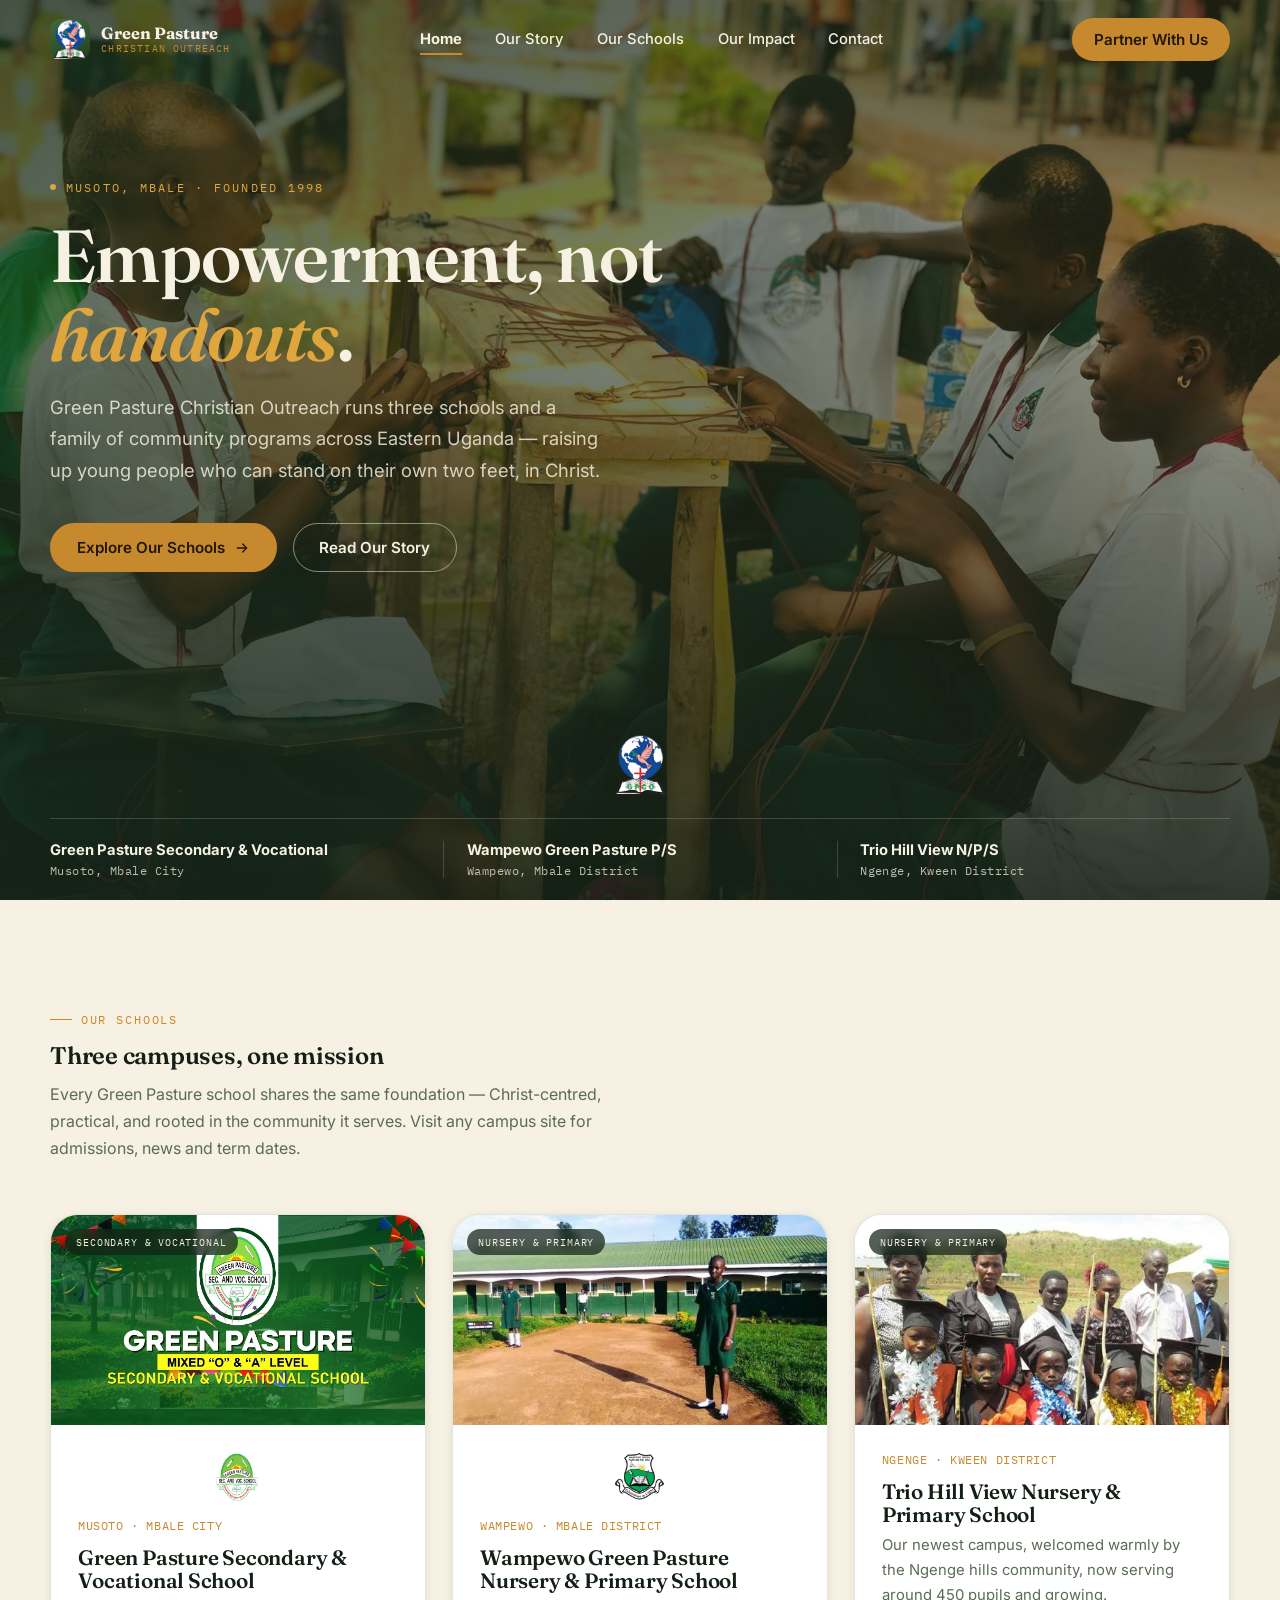
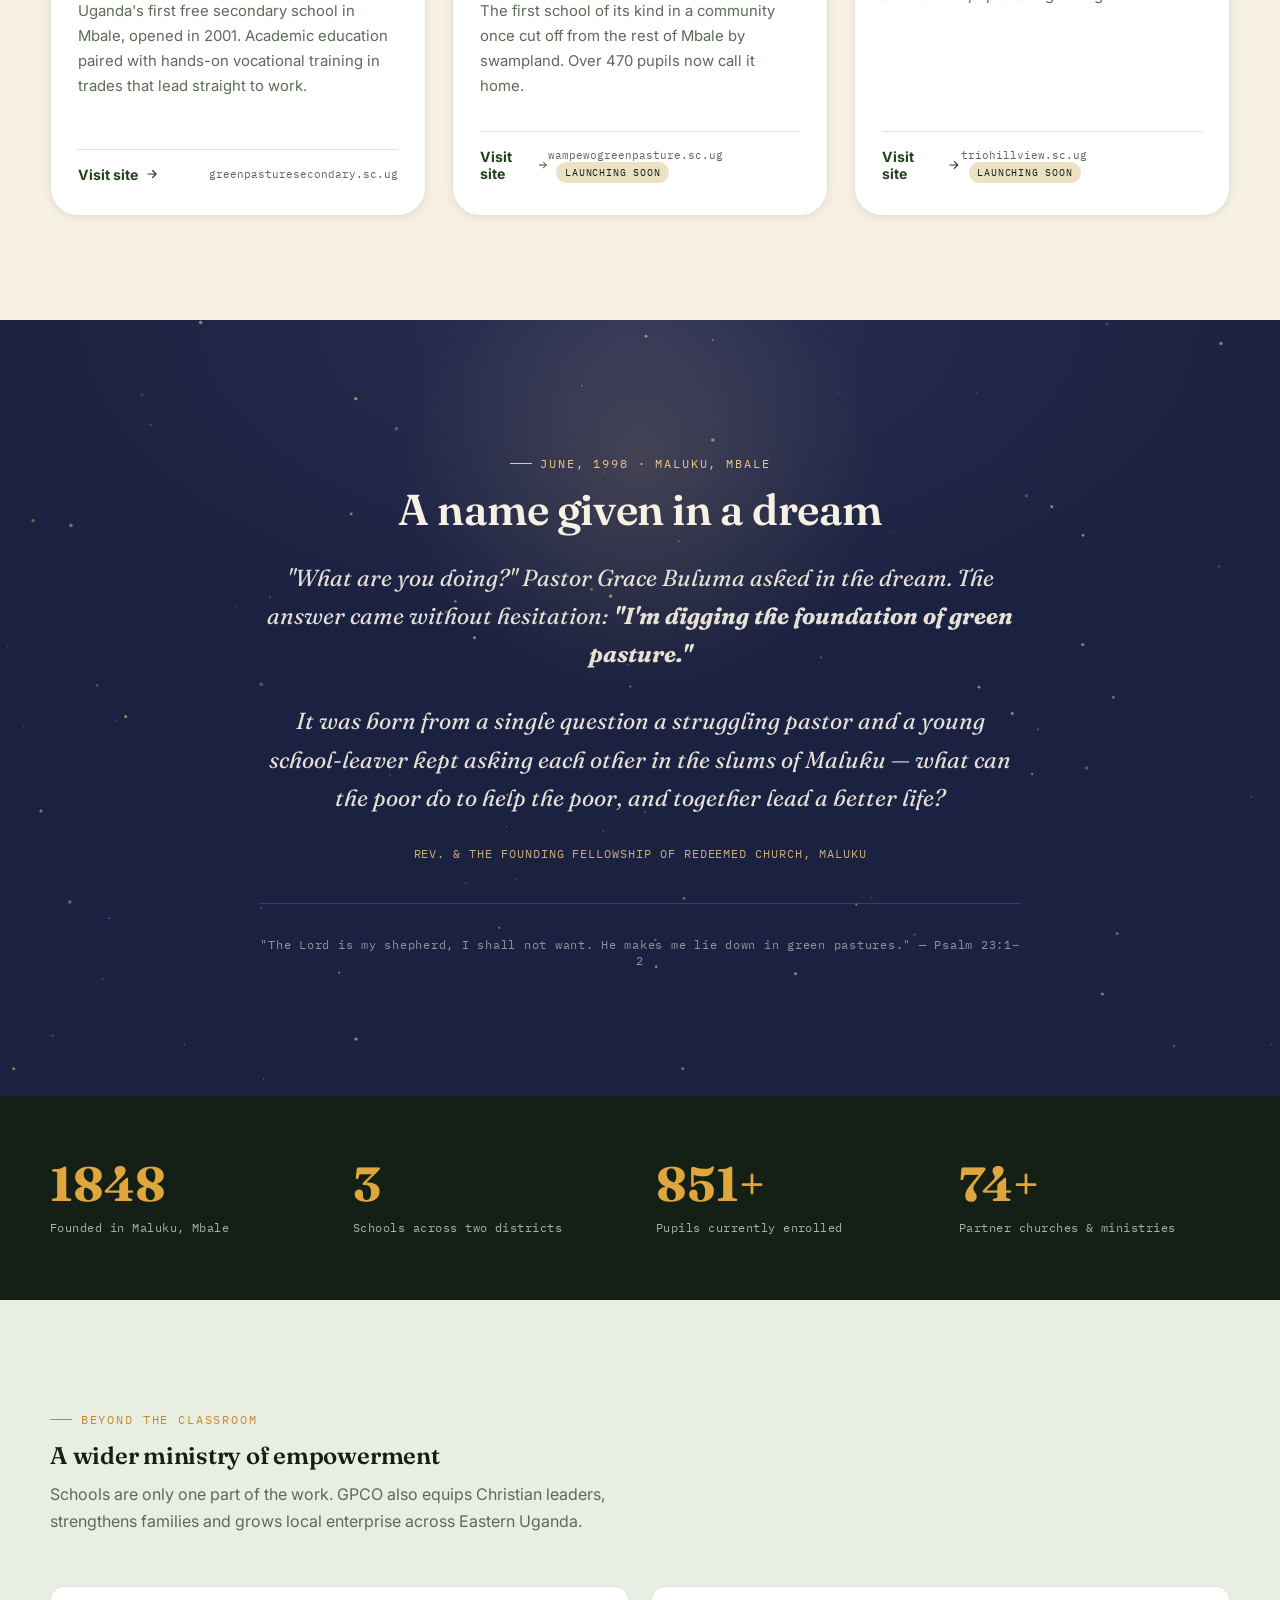
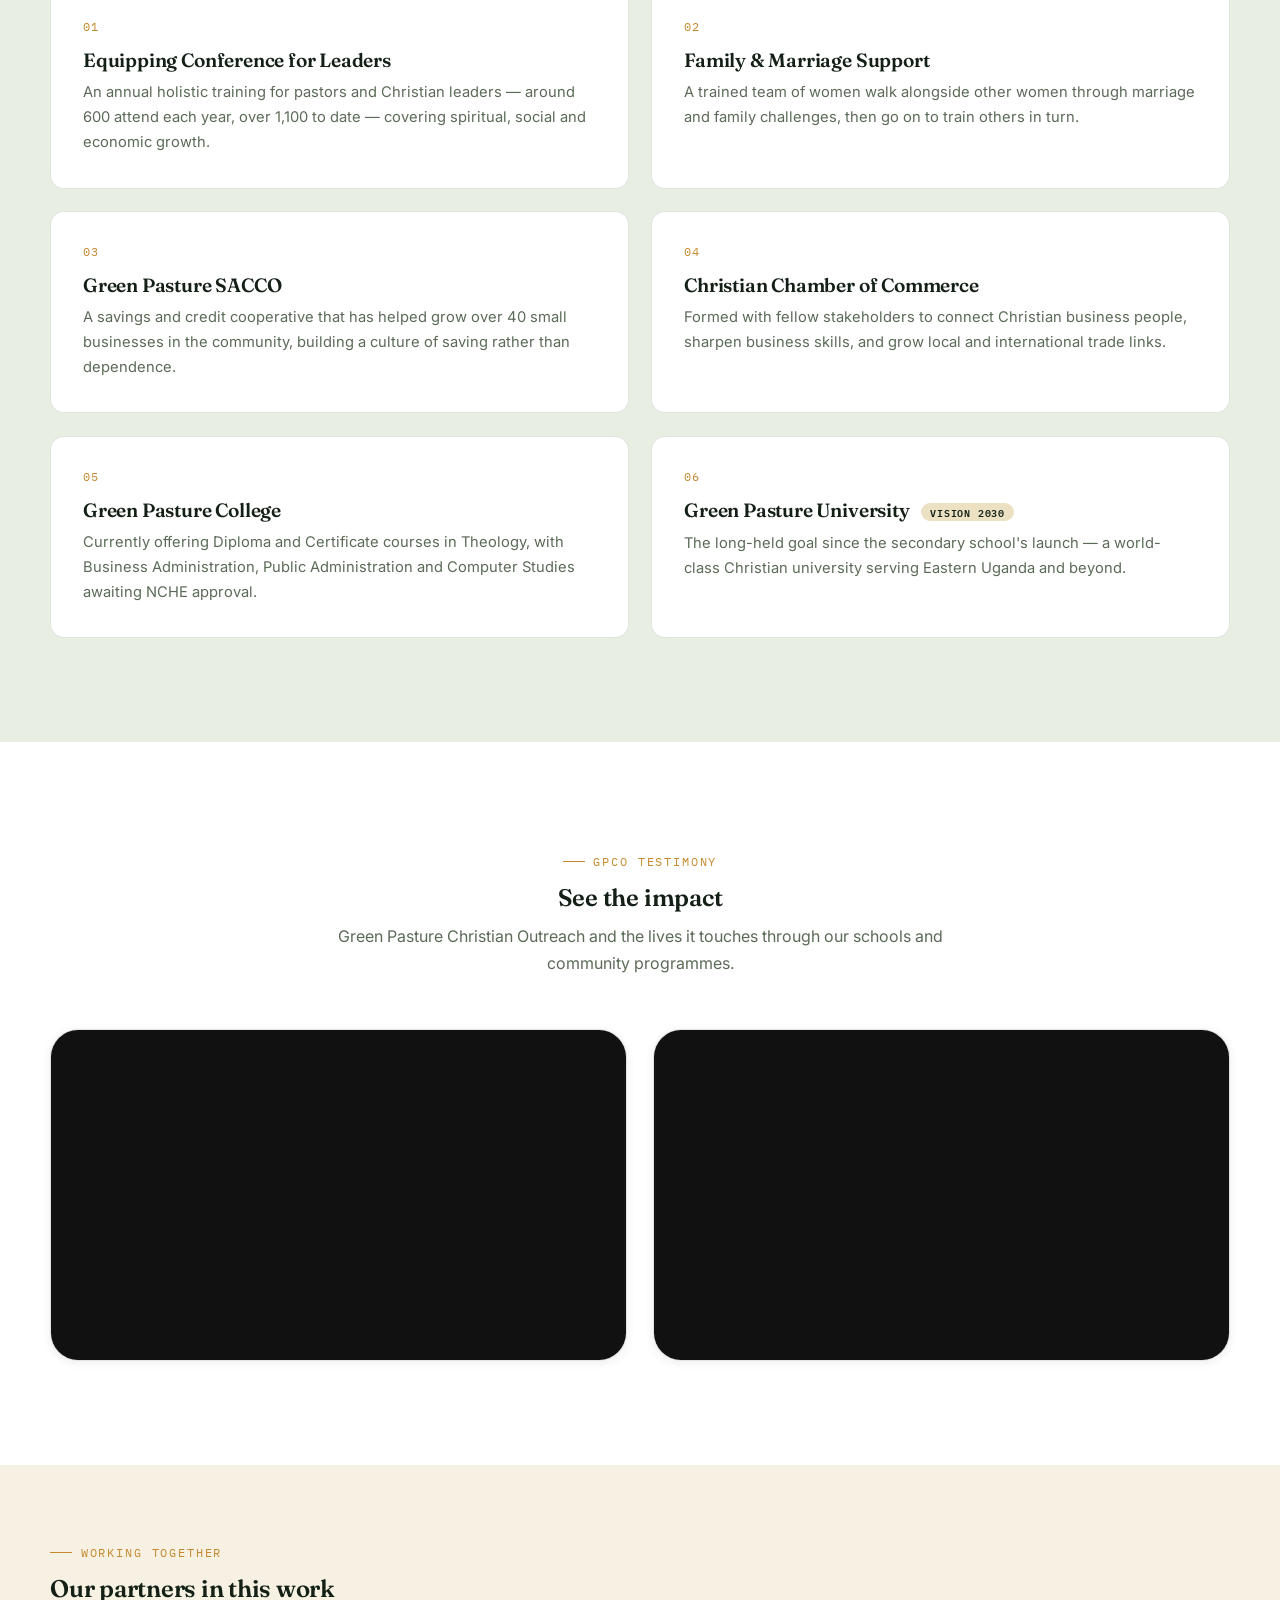
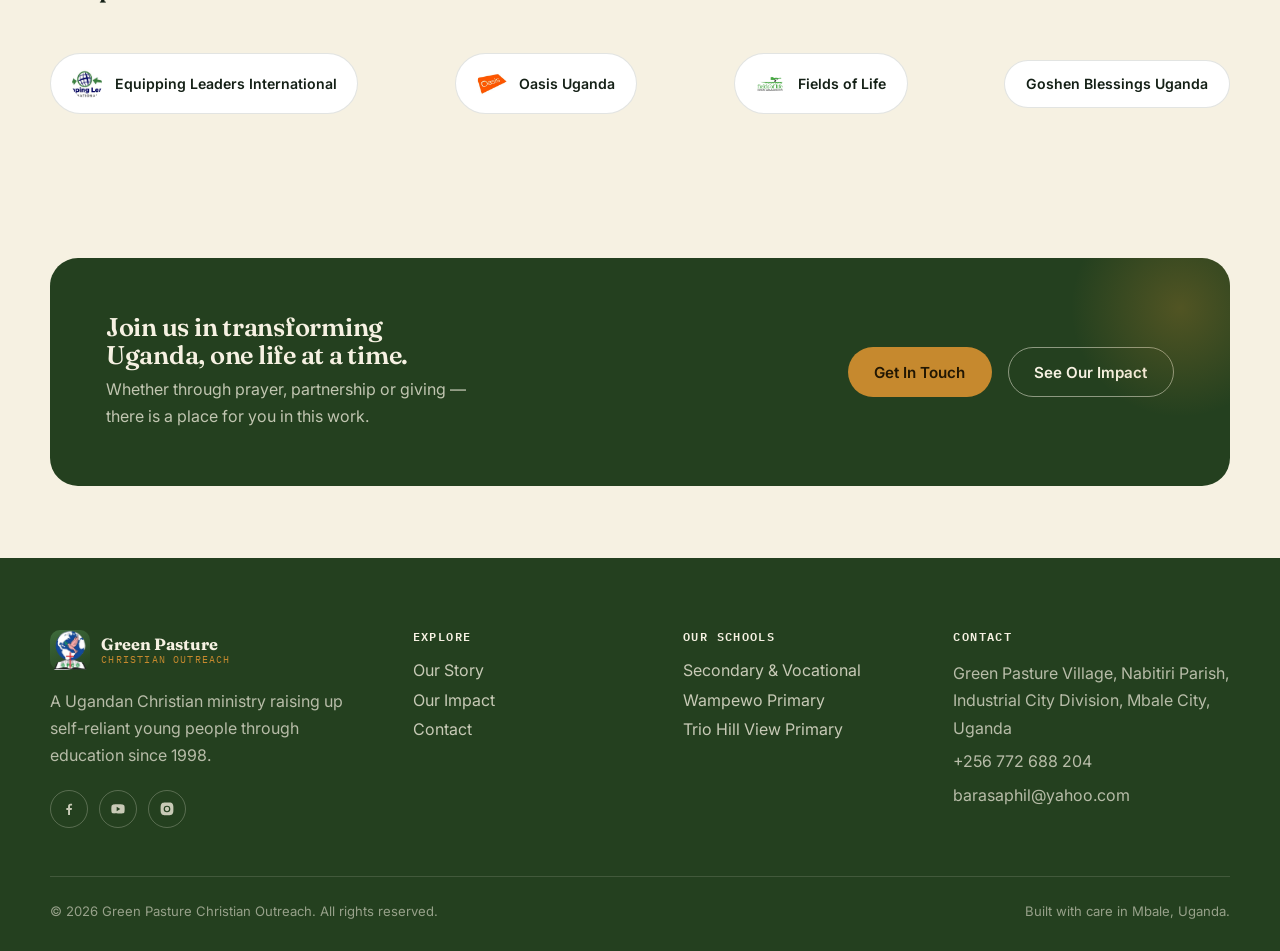
<file: index.html>
<!DOCTYPE html>
<html lang="en">
<head>
<meta charset="UTF-8">
<meta name="viewport" content="width=device-width, initial-scale=1.0">
<title>Green Pasture Christian Outreach — Uganda</title>
<meta name="description" content="Green Pasture Christian Outreach (GPCO) — a Ugandan Christian ministry running three schools and community empowerment programs in Mbale and Kween districts since 1998.">
<link rel="preconnect" href="https://fonts.googleapis.com">
<link rel="preconnect" href="https://fonts.gstatic.com" crossorigin>
<link href="https://fonts.googleapis.com/css2?family=Fraunces:ital,opsz,wght@0,9..144,400;0,9..144,600;0,9..144,700;1,9..144,500&family=Inter:wght@400;500;600;700;800&family=IBM+Plex+Mono:wght@400;500&display=swap" rel="stylesheet">
<link rel="stylesheet" href="css/style.css">
<link rel="stylesheet" href="css/pages.css">
<link rel="stylesheet" href="css/responsive.css">
<link rel="icon" type="image/x-icon" href="favicon_io/favicon.ico">
<link rel="icon" type="image/png" sizes="16x16" href="favicon_io/favicon-16x16.png">
<link rel="icon" type="image/png" sizes="32x32" href="favicon_io/favicon-32x32.png">
<link rel="apple-touch-icon" sizes="180x180" href="favicon_io/apple-touch-icon.png">
<link rel="manifest" href="favicon_io/site.webmanifest">
</head>
<body>

<div class="nav-scrim"></div>
<header class="site-header">
  <div class="container">
    <a href="index.html" class="brand">
      <span class="brand-mark">
        <img src="assets/logos/gpcologo.png" alt="GPCO Logo" style="height: 40px; width: auto; object-fit: contain;">
      </span>
      <span class="brand-text"><strong>Green Pasture</strong><span>Christian Outreach</span></span>
    </a>
    <nav class="nav-links" id="site-nav" aria-label="Main">
      <a href="index.html" class="active">Home</a>
      <a href="about.html">Our Story</a>
      <a href="schools.html">Our Schools</a>
      <a href="impact.html">Our Impact</a>
      <a href="contact.html">Contact</a>
      <a href="contact.html" class="btn btn-gold nav-drawer-cta">Partner With Us</a>
    </nav>
    <div class="nav-cta">
      <a href="contact.html" class="btn btn-gold" style="padding:.7rem 1.3rem;">Partner With Us</a>
      <button class="nav-toggle" type="button" aria-label="Open menu" aria-expanded="false" aria-controls="site-nav"><span></span></button>
    </div>
  </div>
</header>

<!-- ================= HERO ================= -->
<section class="hero">
  <div class="hero-media"></div>
  <div class="hero-inner">
    <div class="container">
      <div class="hero-kicker"><span class="dot"></span>Musoto, Mbale &middot; Founded 1998</div>
      <h1>Empowerment, not <em>handouts</em>.</h1>
      <p class="hero-sub">Green Pasture Christian Outreach runs three schools and a family of community programs across Eastern Uganda — raising up young people who can stand on their own two feet, in Christ.</p>
      <div class="hero-actions">
        <a href="schools.html" class="btn btn-gold">Explore Our Schools
          <svg viewBox="0 0 24 24" fill="none"><path d="M5 12h14M13 6l6 6-6 6" stroke="currentColor" stroke-width="2" stroke-linecap="round"/></svg>
        </a>
        <a href="about.html" class="btn btn-outline">Read Our Story</a>
      </div>
    </div>
  </div>
  <div class="hero-locations">
    <div class="container">
      <div class="hero-locations-logo">
        <img src="assets/logos/gpcologo.png" alt="Green Pasture Christian Outreach Logo">
      </div>
      <div class="loc-row">
        <div class="loc"><b>Green Pasture Secondary &amp; Vocational</b>Musoto, Mbale City</div>
        <div class="loc"><b>Wampewo Green Pasture P/S</b>Wampewo, Mbale District</div>
        <div class="loc"><b>Trio Hill View N/P/S</b>Ngenge, Kween District</div>
      </div>
    </div>
  </div>
</section>

<!-- ================= SCHOOLS ================= -->
<section class="section" id="schools">
  <div class="container">
    <div class="section-head reveal">
      <div class="eyebrow">Our Schools</div>
      <h2>Three campuses, one mission</h2>
      <p>Every Green Pasture school shares the same foundation — Christ-centred, practical, and rooted in the community it serves. Visit any campus site for admissions, news and term dates.</p>
    </div>

    <div class="schools-grid reveal-stagger">

      <article class="school-card">
        <div class="media">
          <img src="assets/images/green1.jpg" alt="Students at Green Pasture Secondary and Vocational School">
          <span class="tag">Secondary &amp; Vocational</span>
        </div>
        <div class="body">
          <img src="assets/logos/gpsvs.png" alt="GPSVS Logo" style="height: 50px; width: auto; object-fit: contain; display: block; margin-bottom: 1rem;">
          <span class="locality">Musoto &middot; Mbale City</span>
          <h3>Green Pasture Secondary &amp; Vocational School</h3>
          <p>Uganda's first free secondary school in Mbale, opened in 2001. Academic education paired with hands-on vocational training in trades that lead straight to work.</p>
          <div class="link-row">
            <a href="https://greenpasturesecondary.sc.ug" target="_blank" rel="noopener">Visit site
              <svg viewBox="0 0 24 24" fill="none"><path d="M5 12h14M13 6l6 6-6 6" stroke="currentColor" stroke-width="2" stroke-linecap="round"/></svg>
            </a>
            <span class="status">greenpasturesecondary.sc.ug</span>
          </div>
        </div>
      </article>

      <article class="school-card">
        <div class="media">
          <img src="assets/images/gpwampewo.jpg" alt="Wampewo Green Pasture Nursery and Primary School">
          <span class="tag">Nursery &amp; Primary</span>
        </div>
        <div class="body">
          <img src="assets/logos/wampewogp.png" alt="Wampewo GP Logo" style="height: 50px; width: auto; object-fit: contain; display: block; margin-bottom: 1rem;">
          <span class="locality">Wampewo &middot; Mbale District</span>
          <h3>Wampewo Green Pasture Nursery &amp; Primary School</h3>
          <p>The first school of its kind in a community once cut off from the rest of Mbale by swampland. Over 470 pupils now call it home.</p>
          <div class="link-row">
            <a href="https://wampewogreenpasture.sc.ug" target="_blank" rel="noopener">Visit site
              <svg viewBox="0 0 24 24" fill="none"><path d="M5 12h14M13 6l6 6-6 6" stroke="currentColor" stroke-width="2" stroke-linecap="round"/></svg>
            </a>
            <span class="status">wampewogreenpasture.sc.ug<span class="badge-soon">Launching soon</span></span>
          </div>
        </div>
      </article>

      <article class="school-card">
        <div class="media">
          <img src="assets/images/triohillview.jpg" alt="Trio Hill View Nursery and Primary School">
          <span class="tag">Nursery &amp; Primary</span>
        </div>
        <div class="body">
          <span class="locality">Ngenge &middot; Kween District</span>
          <h3>Trio Hill View Nursery &amp; Primary School</h3>
          <p>Our newest campus, welcomed warmly by the Ngenge hills community, now serving around 450 pupils and growing.</p>
          <div class="link-row">
            <a href="https://triohillview.sc.ug" target="_blank" rel="noopener">Visit site
              <svg viewBox="0 0 24 24" fill="none"><path d="M5 12h14M13 6l6 6-6 6" stroke="currentColor" stroke-width="2" stroke-linecap="round"/></svg>
            </a>
            <span class="status">triohillview.sc.ug<span class="badge-soon">Launching soon</span></span>
          </div>
        </div>
      </article>

    </div>
  </div>
</section>

<!-- ================= DUSK / FOUNDING STORY (signature section) ================= -->
<section class="dusk reveal">
  <div class="dusk-stars"></div>
  <div class="dusk-glow"></div>
  <div class="container">
    <div class="dusk-inner">
      <div class="eyebrow">June, 1998 &middot; Maluku, Mbale</div>
      <h2>A name given in a dream</h2>
      <p class="dusk-quote">"What are you doing?" Pastor Grace Buluma asked in the dream. The answer came without hesitation: <strong>"I'm digging the foundation of green pasture."</strong></p>
      <p class="dusk-quote">It was born from a single question a struggling pastor and a young school-leaver kept asking each other in the slums of Maluku — what can the poor do to help the poor, and together lead a better life?</p>
      <div class="dusk-attribution">Rev. &amp; the founding fellowship of Redeemed Church, Maluku</div>
      <div class="dusk-verse">"The Lord is my shepherd, I shall not want. He makes me lie down in green pastures." — Psalm 23:1&ndash;2</div>
    </div>
  </div>
</section>

<!-- ================= STATS ================= -->
<section class="stats-band">
  <div class="container">
    <div class="stats-grid reveal-stagger">
      <div class="stat"><b data-count="1998" data-suffix="">0</b><span>Founded in Maluku, Mbale</span></div>
      <div class="stat"><b data-count="3" data-suffix="">0</b><span>Schools across two districts</span></div>
      <div class="stat"><b data-count="920" data-suffix="+">0</b><span>Pupils currently enrolled</span></div>
      <div class="stat"><b data-count="80" data-suffix="+">0</b><span>Partner churches &amp; ministries</span></div>
    </div>
  </div>
</section>

<!-- ================= PROGRAMS ================= -->
<section class="section section-alt">
  <div class="container">
    <div class="section-head reveal">
      <div class="eyebrow">Beyond the Classroom</div>
      <h2>A wider ministry of empowerment</h2>
      <p>Schools are only one part of the work. GPCO also equips Christian leaders, strengthens families and grows local enterprise across Eastern Uganda.</p>
    </div>
    <div class="programs-grid reveal-stagger">
      <div class="program-card">
        <span class="num">01</span>
        <h3>Equipping Conference for Leaders</h3>
        <p>An annual holistic training for pastors and Christian leaders — around 600 attend each year, over 1,100 to date — covering spiritual, social and economic growth.</p>
      </div>
      <div class="program-card">
        <span class="num">02</span>
        <h3>Family &amp; Marriage Support</h3>
        <p>A trained team of women walk alongside other women through marriage and family challenges, then go on to train others in turn.</p>
      </div>
      <div class="program-card">
        <span class="num">03</span>
        <h3>Green Pasture SACCO</h3>
        <p>A savings and credit cooperative that has helped grow over 40 small businesses in the community, building a culture of saving rather than dependence.</p>
      </div>
      <div class="program-card">
        <span class="num">04</span>
        <h3>Christian Chamber of Commerce</h3>
        <p>Formed with fellow stakeholders to connect Christian business people, sharpen business skills, and grow local and international trade links.</p>
      </div>
      <div class="program-card">
        <span class="num">05</span>
        <h3>Green Pasture College</h3>
        <p>Currently offering Diploma and Certificate courses in Theology, with Business Administration, Public Administration and Computer Studies awaiting NCHE approval.</p>
      </div>
      <div class="program-card">
        <span class="num">06</span>
        <h3>Green Pasture University <span class="badge-soon">Vision 2030</span></h3>
        <p>The long-held goal since the secondary school's launch — a world-class Christian university serving Eastern Uganda and beyond.</p>
      </div>
    </div>
  </div>
</section>

<!-- ================= FEATURED VIDEOS ================= -->
<section class="section featured-videos">
  <div class="container">
    <div class="section-head center reveal">
      <div class="eyebrow">GPCO Testimony</div>
      <h2>See the impact</h2>
      <p>Green Pasture Christian Outreach and the lives it touches through our schools and community programmes.</p>
    </div>

    <div class="featured-videos-grid reveal-stagger">
      <article class="video-card">
        <div class="video-frame">
          <iframe
            src="https://www.facebook.com/plugins/video.php?height=322&href=https%3A%2F%2Fwww.facebook.com%2Freel%2F565108995866280%2F&show_text=false&width=560&t=0"
            title="Green Pasture Christian Outreach video"
            loading="lazy"
            allowfullscreen
            allow="autoplay; clipboard-write; encrypted-media; picture-in-picture; web-share"
            scrolling="no"
            frameborder="0"></iframe>
        </div>
      </article>

      <article class="video-card">
        <div class="video-frame">
          <iframe
            src="https://www.facebook.com/plugins/video.php?height=322&href=https%3A%2F%2Fwww.facebook.com%2Freel%2F871037158287372%2F&show_text=false&width=560&t=0"
            title="Green Pasture Christian Outreach video"
            loading="lazy"
            allowfullscreen
            allow="autoplay; clipboard-write; encrypted-media; picture-in-picture; web-share"
            scrolling="no"
            frameborder="0"></iframe>
        </div>
      </article>
    </div>
  </div>
</section>

<!-- ================= PARTNERS ================= -->
<section class="section-tight">
  <div class="container">
    <div class="section-head reveal">
      <div class="eyebrow">Working Together</div>
      <h2>Our partners in this work</h2>
    </div>
    <div class="partners-row reveal-stagger">
      <div class="partner-logo"><img src="assets/images/equiping-leaders.jpg" alt="Equipping Leaders International">Equipping Leaders International</div>
      <div class="partner-logo"><img src="assets/images/oasis_uganda_logo.jpg" alt="Oasis Uganda">Oasis Uganda</div>
      <div class="partner-logo"><img src="assets/images/fields-of-life.jpg" alt="Fields of Life">Fields of Life</div>
      <div class="partner-logo">Goshen Blessings Uganda</div>
    </div>
  </div>
</section>

<!-- ================= CTA ================= -->
<section class="section-tight">
  <div class="container">
    <div class="cta-band reveal">
      <div>
        <h3>Join us in transforming Uganda, one life at a time.</h3>
        <p>Whether through prayer, partnership or giving — there is a place for you in this work.</p>
      </div>
      <div class="cta-actions">
        <a href="contact.html" class="btn btn-gold">Get In Touch</a>
        <a href="impact.html" class="btn btn-outline">See Our Impact</a>
      </div>
    </div>
  </div>
</section>

<footer class="site-footer">
  <div class="container">
    <div class="footer-grid">
      <div class="footer-brand">
        <a href="index.html" class="brand">
          <span class="brand-mark"><img src="assets/logos/gpcologo.png" alt="GPCO Logo" style="height: 40px; width: auto; object-fit: contain;"></span>
          <span class="brand-text"><strong>Green Pasture</strong><span>Christian Outreach</span></span>
        </a>
        <p style="margin-top:1.1rem;max-width:32ch;">A Ugandan Christian ministry raising up self-reliant young people through education since 1998.</p>
        <div class="footer-social">
          <a href="#" aria-label="Facebook"><svg viewBox="0 0 24 24" fill="currentColor"><path d="M13.5 21v-7.5h2.5l.5-3H13.5V8.2c0-.9.3-1.5 1.6-1.5H16.6V4.1C16.3 4 15.4 4 14.3 4c-2.2 0-3.7 1.3-3.7 3.8v2.7H8v3h2.6V21h2.9Z"/></svg></a>
          <a href="#" aria-label="YouTube"><svg viewBox="0 0 24 24" fill="currentColor"><path d="M22 12s0-3.2-.4-4.7c-.2-.9-.9-1.6-1.8-1.8C18.2 5 12 5 12 5s-6.2 0-7.8.5c-.9.2-1.6.9-1.8 1.8C2 8.8 2 12 2 12s0 3.2.4 4.7c.2.9.9 1.6 1.8 1.8C5.8 19 12 19 12 19s6.2 0 7.8-.5c.9-.2 1.6-.9 1.8-1.8.4-1.5.4-4.7.4-4.7ZM10 15.2V8.8L15.5 12 10 15.2Z"/></svg></a>
          <a href="#" aria-label="Instagram"><svg viewBox="0 0 24 24" fill="currentColor"><path d="M12 2.2c2.7 0 3 0 4 .1 1 .1 1.7.2 2.3.5.6.2 1.1.6 1.6 1.1.5.5.8 1 1.1 1.6.2.5.4 1.3.5 2.3.1 1 .1 1.3.1 4s0 3-.1 4c-.1 1-.2 1.7-.5 2.3-.2.6-.6 1.1-1.1 1.6-.5.5-1 .8-1.6 1.1-.5.2-1.3.4-2.3.5-1 .1-1.3.1-4 .1s-3 0-4-.1c-1-.1-1.7-.2-2.3-.5-.6-.2-1.1-.6-1.6-1.1-.5-.5-.8-1-1.1-1.6-.2-.5-.4-1.3-.5-2.3-.1-1-.1-1.3-.1-4s0-3 .1-4c.1-1 .2-1.7.5-2.3.2-.6.6-1.1 1.1-1.6.5-.5 1-.8 1.6-1.1.5-.2 1.3-.4 2.3-.5 1-.1 1.3-.1 4-.1ZM12 7a5 5 0 1 0 0 10 5 5 0 0 0 0-10Zm0 8.2a3.2 3.2 0 1 1 0-6.4 3.2 3.2 0 0 1 0 6.4Zm5.2-8.4a1.2 1.2 0 1 1-2.4 0 1.2 1.2 0 0 1 2.4 0Z"/></svg></a>
        </div>
      </div>
      <div>
        <h4>Explore</h4>
        <ul>
          <li><a href="about.html">Our Story</a></li>
          <li><a href="impact.html">Our Impact</a></li>
          <li><a href="contact.html">Contact</a></li>
        </ul>
      </div>
      <div>
        <h4>Our Schools</h4>
        <ul>
          <li><a href="https://greenpasturesecondary.sc.ug" target="_blank" rel="noopener">Secondary &amp; Vocational</a></li>
          <li><a href="https://wampewogreenpasture.sc.ug" target="_blank" rel="noopener">Wampewo Primary</a></li>
          <li><a href="https://triohillview.sc.ug" target="_blank" rel="noopener">Trio Hill View Primary</a></li>
        </ul>
      </div>
      <div>
        <h4>Contact</h4>
        <p style="margin-bottom:.4rem;">Green Pasture Village, Nabitiri Parish, Industrial City Division, Mbale City, Uganda</p>
        <p style="margin-bottom:.4rem;">+256 772 688 204</p>
        <p>barasaphil@yahoo.com</p>
      </div>
    </div>
    <div class="footer-bottom">
      <span>&copy; <span class="js-year">2026</span> Green Pasture Christian Outreach. All rights reserved.</span>
      <span>Built with care in Mbale, Uganda.</span>
    </div>
  </div>
</footer>

<script src="js/main.js"></script>
</body>
</html>
</file>
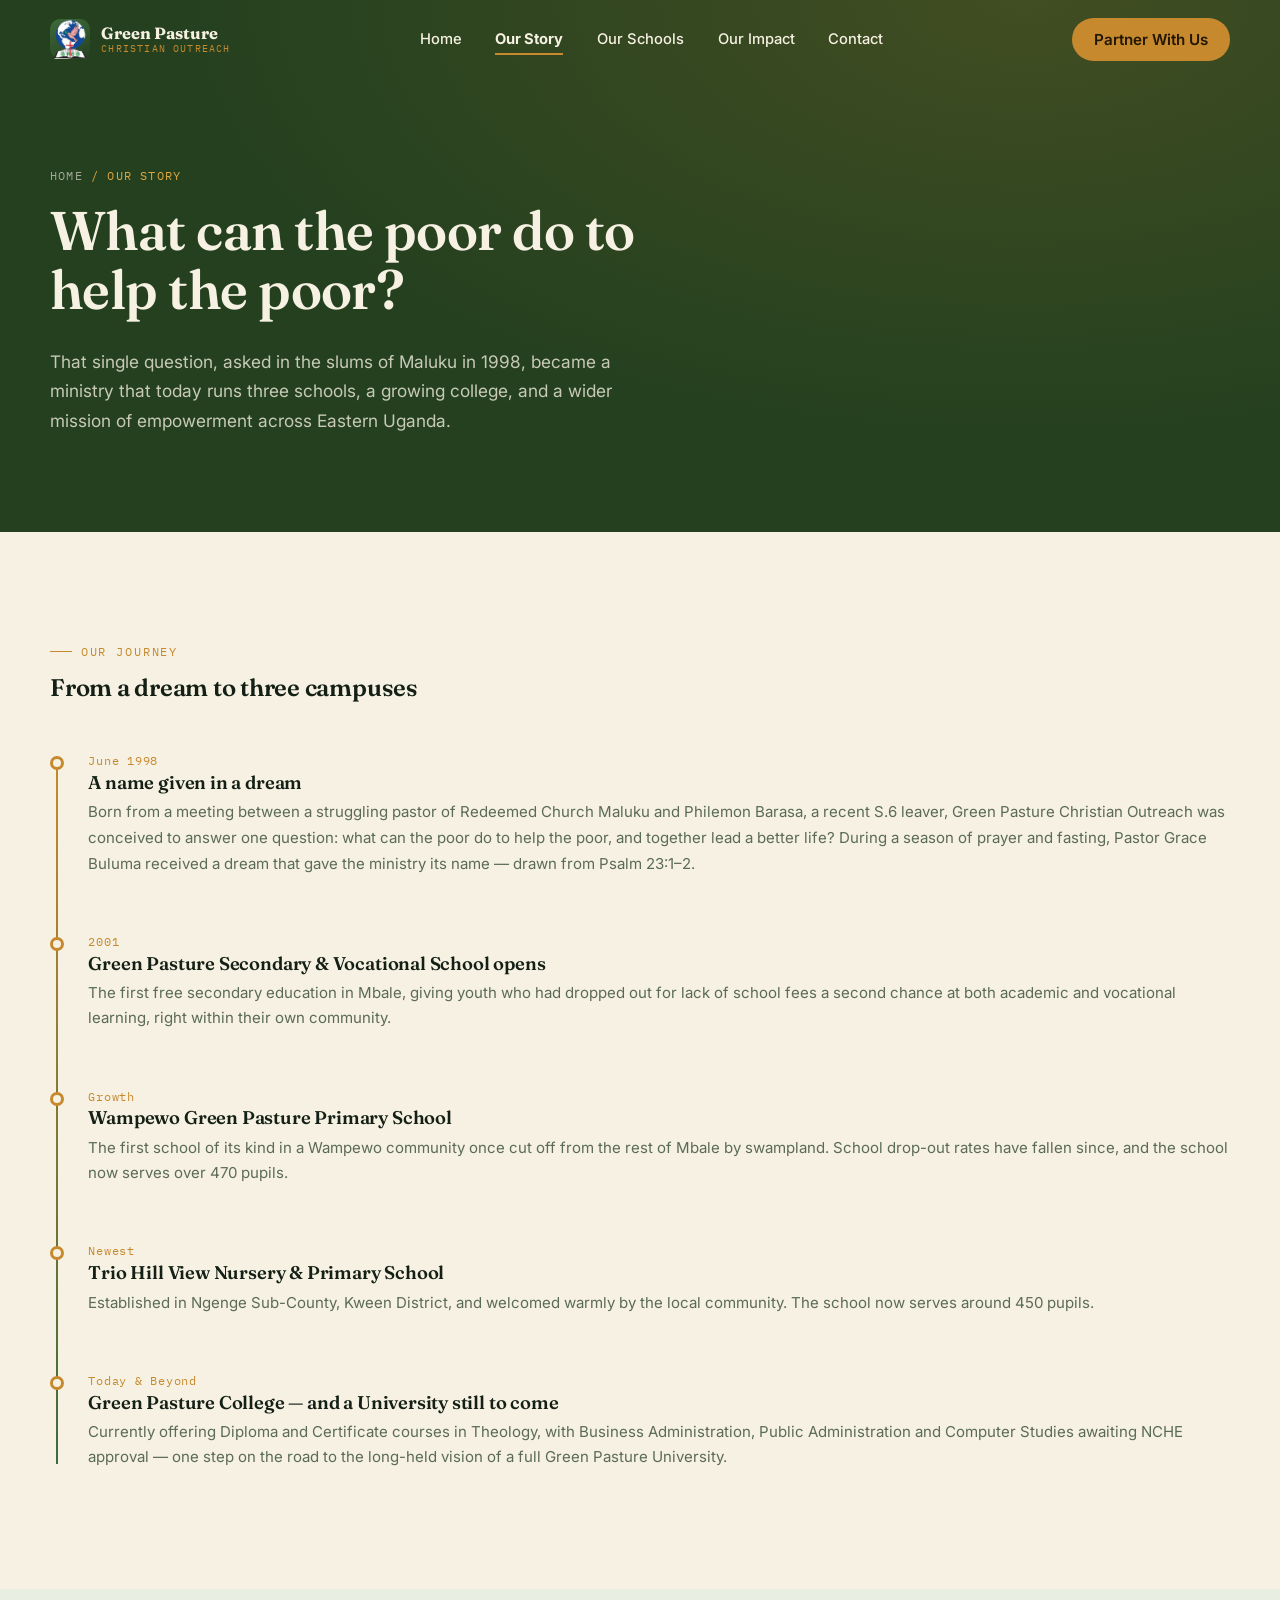
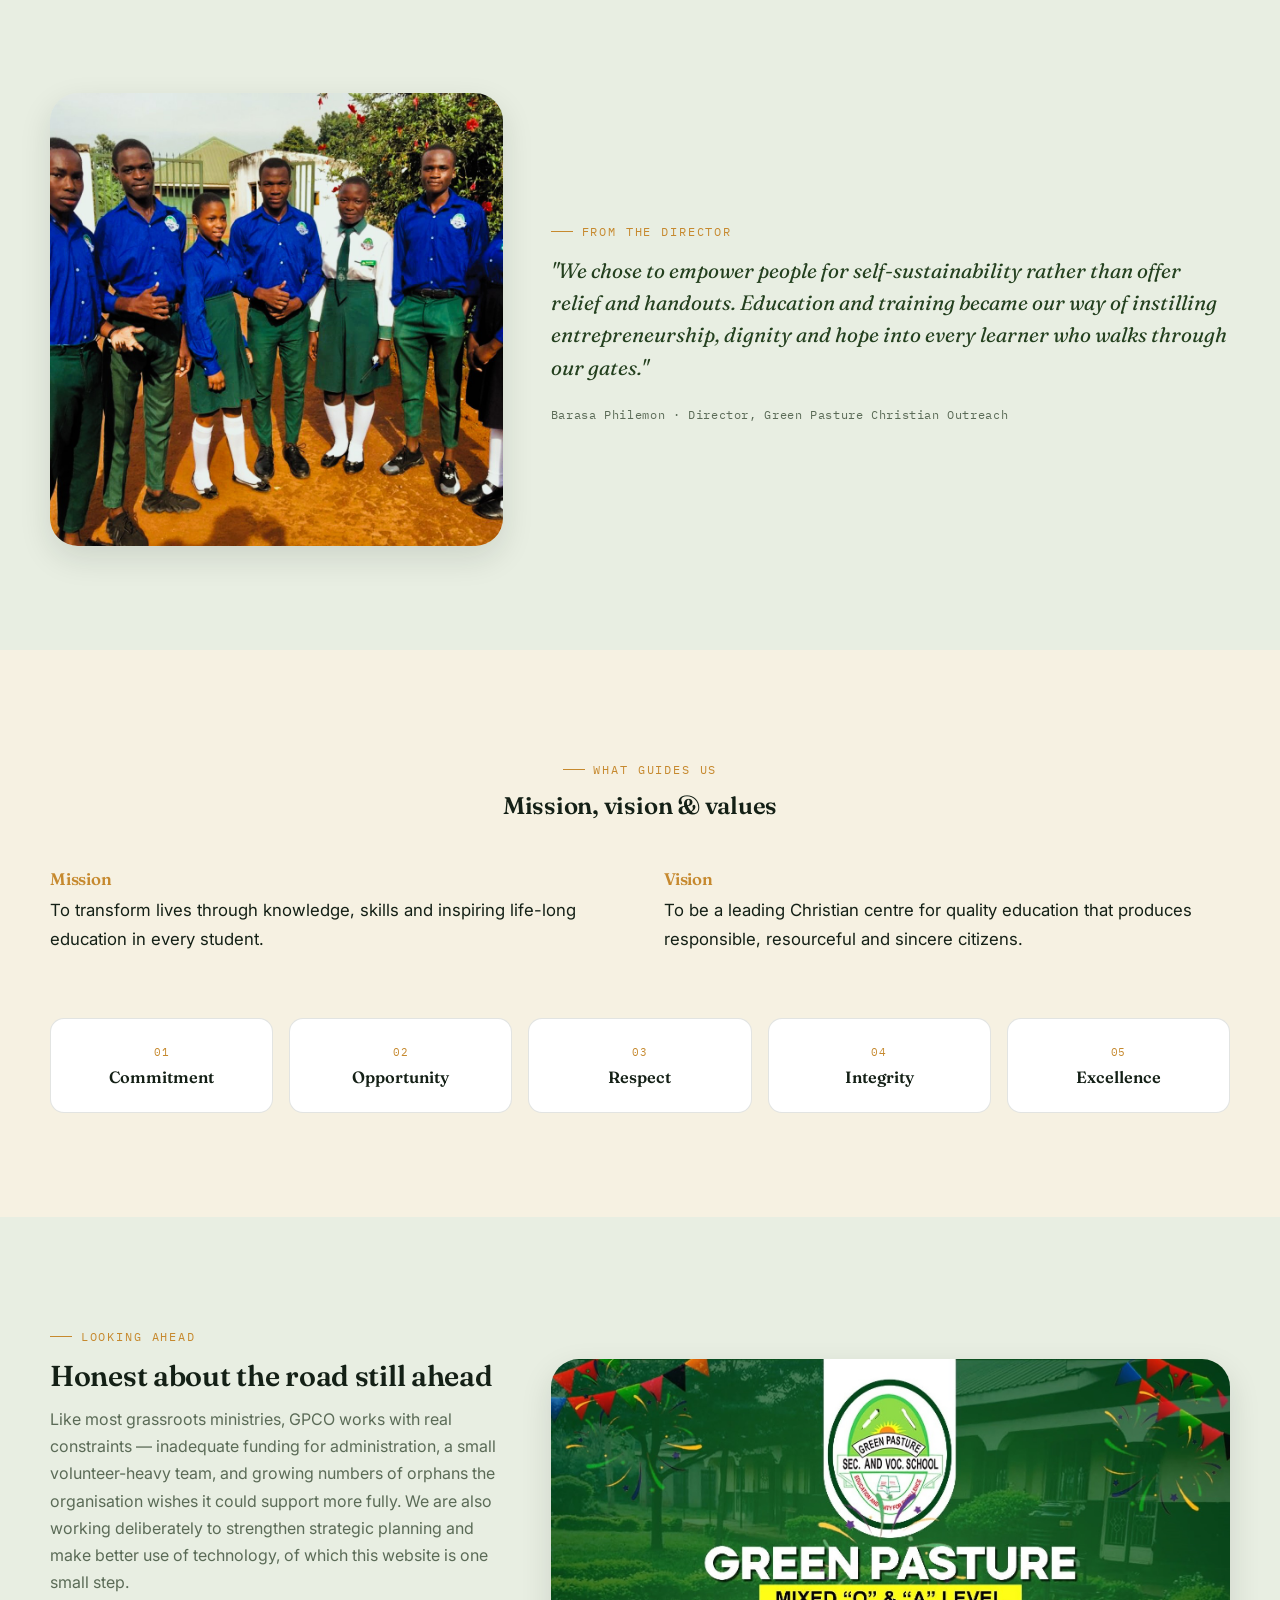
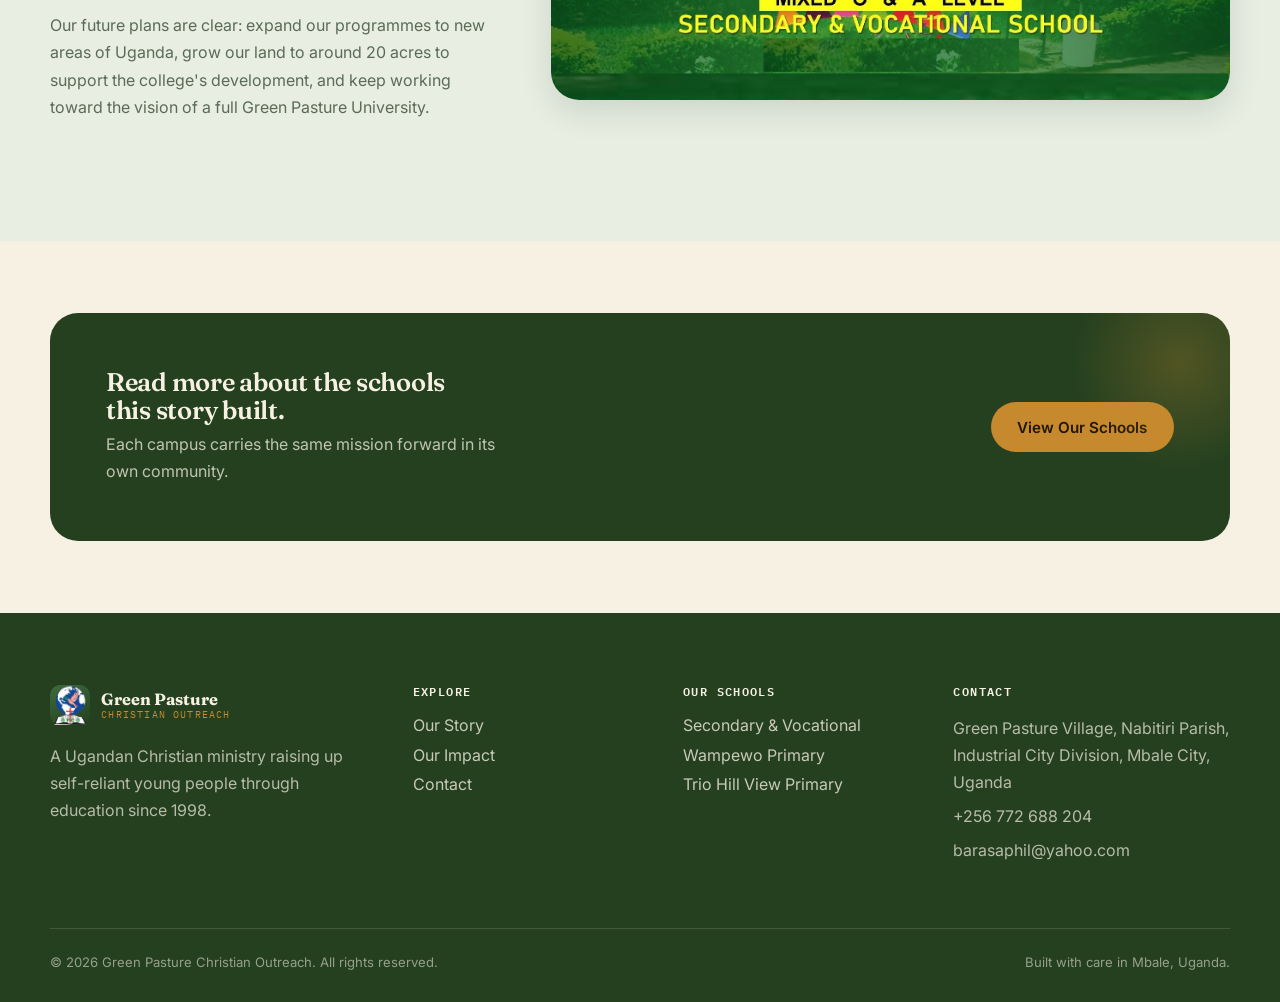
<file: about.html>
<!DOCTYPE html>
<html lang="en">
<head>
<meta charset="UTF-8">
<meta name="viewport" content="width=device-width, initial-scale=1.0">
<title>Our Story — Green Pasture Christian Outreach</title>
<meta name="description" content="From a dream in Maluku in 1998 to three schools and a growing college — the story of Green Pasture Christian Outreach in Mbale, Uganda.">
<link rel="preconnect" href="https://fonts.googleapis.com">
<link rel="preconnect" href="https://fonts.gstatic.com" crossorigin>
<link href="https://fonts.googleapis.com/css2?family=Fraunces:ital,opsz,wght@0,9..144,400;0,9..144,600;0,9..144,700;1,9..144,500&family=Inter:wght@400;500;600;700;800&family=IBM+Plex+Mono:wght@400;500&display=swap" rel="stylesheet">
<link rel="stylesheet" href="css/style.css">
<link rel="stylesheet" href="css/pages.css">
<link rel="stylesheet" href="css/responsive.css">
<link rel="icon" type="image/x-icon" href="favicon_io/favicon.ico">
<link rel="icon" type="image/png" sizes="16x16" href="favicon_io/favicon-16x16.png">
<link rel="icon" type="image/png" sizes="32x32" href="favicon_io/favicon-32x32.png">
<link rel="apple-touch-icon" sizes="180x180" href="favicon_io/apple-touch-icon.png">
<link rel="manifest" href="favicon_io/site.webmanifest">
</head>
<body>

<div class="nav-scrim"></div>
<header class="site-header">
  <div class="container">
    <a href="index.html" class="brand">
      <span class="brand-mark"><img src="assets/logos/gpcologo.png" alt="GPCO Logo" style="height: 40px; width: auto; object-fit: contain;"></span>
      <span class="brand-text"><strong>Green Pasture</strong><span>Christian Outreach</span></span>
    </a>
    <nav class="nav-links" id="site-nav" aria-label="Main">
      <a href="index.html">Home</a>
      <a href="about.html" class="active">Our Story</a>
      <a href="schools.html">Our Schools</a>
      <a href="impact.html">Our Impact</a>
      <a href="contact.html">Contact</a>
      <a href="contact.html" class="btn btn-gold nav-drawer-cta">Partner With Us</a>
    </nav>
    <div class="nav-cta">
      <a href="contact.html" class="btn btn-gold" style="padding:.7rem 1.3rem;">Partner With Us</a>
      <button class="nav-toggle" type="button" aria-label="Open menu" aria-expanded="false" aria-controls="site-nav"><span></span></button>
    </div>
  </div>
</header>

<section class="page-hero">
  <div class="container">
    <div class="crumb"><a href="index.html">Home</a> / Our Story</div>
    <h1>What can the poor do to help the poor?</h1>
    <p>That single question, asked in the slums of Maluku in 1998, became a ministry that today runs three schools, a growing college, and a wider mission of empowerment across Eastern Uganda.</p>
  </div>
</section>

<section class="section">
  <div class="container">
    <div class="section-head reveal">
      <div class="eyebrow">Our Journey</div>
      <h2>From a dream to three campuses</h2>
    </div>
    <div class="timeline reveal-stagger">
      <div class="tl-item">
        <span class="yr">June 1998</span>
        <h4>A name given in a dream</h4>
        <p>Born from a meeting between a struggling pastor of Redeemed Church Maluku and Philemon Barasa, a recent S.6 leaver, Green Pasture Christian Outreach was conceived to answer one question: what can the poor do to help the poor, and together lead a better life? During a season of prayer and fasting, Pastor Grace Buluma received a dream that gave the ministry its name — drawn from Psalm 23:1&ndash;2.</p>
      </div>
      <div class="tl-item">
        <span class="yr">2001</span>
        <h4>Green Pasture Secondary &amp; Vocational School opens</h4>
        <p>The first free secondary education in Mbale, giving youth who had dropped out for lack of school fees a second chance at both academic and vocational learning, right within their own community.</p>
      </div>
      <div class="tl-item">
        <span class="yr">Growth</span>
        <h4>Wampewo Green Pasture Primary School</h4>
        <p>The first school of its kind in a Wampewo community once cut off from the rest of Mbale by swampland. School drop-out rates have fallen since, and the school now serves over 470 pupils.</p>
      </div>
      <div class="tl-item">
        <span class="yr">Newest</span>
        <h4>Trio Hill View Nursery &amp; Primary School</h4>
        <p>Established in Ngenge Sub-County, Kween District, and welcomed warmly by the local community. The school now serves around 450 pupils.</p>
      </div>
      <div class="tl-item">
        <span class="yr">Today &amp; Beyond</span>
        <h4>Green Pasture College — and a University still to come</h4>
        <p>Currently offering Diploma and Certificate courses in Theology, with Business Administration, Public Administration and Computer Studies awaiting NCHE approval — one step on the road to the long-held vision of a full Green Pasture University.</p>
      </div>
    </div>
  </div>
</section>

<section class="section section-alt">
  <div class="container">
    <div class="message-block reveal">
      <img src="assets/images/gp-image.jpg" alt="Green Pasture campus life">
      <div>
        <div class="eyebrow">From the Director</div>
        <blockquote>"We chose to empower people for self-sustainability rather than offer relief and handouts. Education and training became our way of instilling entrepreneurship, dignity and hope into every learner who walks through our gates."</blockquote>
        <cite>Barasa Philemon &middot; Director, Green Pasture Christian Outreach</cite>
      </div>
    </div>
  </div>
</section>

<section class="section">
  <div class="container">
    <div class="section-head center reveal">
      <div class="eyebrow">What Guides Us</div>
      <h2>Mission, vision &amp; values</h2>
    </div>
    <div class="message-block reveal split-even">
      <div>
        <h3 style="font-size:1.05rem;color:var(--gold);">Mission</h3>
        <p style="font-size:1.05rem;color:var(--ink);">To transform lives through knowledge, skills and inspiring life-long education in every student.</p>
      </div>
      <div>
        <h3 style="font-size:1.05rem;color:var(--gold);">Vision</h3>
        <p style="font-size:1.05rem;color:var(--ink);">To be a leading Christian centre for quality education that produces responsible, resourceful and sincere citizens.</p>
      </div>
    </div>
    <div class="values-grid reveal-stagger">
      <div class="value-pill"><span>01</span><b>Commitment</b></div>
      <div class="value-pill"><span>02</span><b>Opportunity</b></div>
      <div class="value-pill"><span>03</span><b>Respect</b></div>
      <div class="value-pill"><span>04</span><b>Integrity</b></div>
      <div class="value-pill"><span>05</span><b>Excellence</b></div>
    </div>
  </div>
</section>

<section class="section section-alt">
  <div class="container">
    <div class="message-block reveal">
      <div>
        <div class="eyebrow">Looking Ahead</div>
        <h2 style="font-size:1.8rem;">Honest about the road still ahead</h2>
        <p>Like most grassroots ministries, GPCO works with real constraints — inadequate funding for administration, a small volunteer-heavy team, and growing numbers of orphans the organisation wishes it could support more fully. We are also working deliberately to strengthen strategic planning and make better use of technology, of which this website is one small step.</p>
        <p>Our future plans are clear: expand our programmes to new areas of Uganda, grow our land to around 20 acres to support the college's development, and keep working toward the vision of a full Green Pasture University.</p>
      </div>
      <img src="assets/images/green1.jpg" alt="Green Pasture school grounds">
    </div>
  </div>
</section>

<section class="section-tight">
  <div class="container">
    <div class="cta-band reveal">
      <div>
        <h3>Read more about the schools this story built.</h3>
        <p>Each campus carries the same mission forward in its own community.</p>
      </div>
      <div class="cta-actions">
        <a href="schools.html" class="btn btn-gold">View Our Schools</a>
      </div>
    </div>
  </div>
</section>

<footer class="site-footer">
  <div class="container">
    <div class="footer-grid">
      <div class="footer-brand">
        <a href="index.html" class="brand">
          <span class="brand-mark"><img src="assets/logos/gpcologo.png" alt="GPCO Logo" style="height: 40px; width: auto; object-fit: contain;"></span>
          <span class="brand-text"><strong>Green Pasture</strong><span>Christian Outreach</span></span>
        </a>
        <p style="margin-top:1.1rem;max-width:32ch;">A Ugandan Christian ministry raising up self-reliant young people through education since 1998.</p>
      </div>
      <div>
        <h4>Explore</h4>
        <ul>
          <li><a href="about.html">Our Story</a></li>
          <li><a href="impact.html">Our Impact</a></li>
          <li><a href="contact.html">Contact</a></li>
        </ul>
      </div>
      <div>
        <h4>Our Schools</h4>
        <ul>
          <li><a href="https://greenpasturesecondary.sc.ug" target="_blank" rel="noopener">Secondary &amp; Vocational</a></li>
          <li><a href="https://wampewogreenpasture.sc.ug" target="_blank" rel="noopener">Wampewo Primary</a></li>
          <li><a href="https://triohillview.sc.ug" target="_blank" rel="noopener">Trio Hill View Primary</a></li>
        </ul>
      </div>
      <div>
        <h4>Contact</h4>
        <p style="margin-bottom:.4rem;">Green Pasture Village, Nabitiri Parish, Industrial City Division, Mbale City, Uganda</p>
        <p style="margin-bottom:.4rem;">+256 772 688 204</p>
        <p>barasaphil@yahoo.com</p>
      </div>
    </div>
    <div class="footer-bottom">
      <span>&copy; <span class="js-year">2026</span> Green Pasture Christian Outreach. All rights reserved.</span>
      <span>Built with care in Mbale, Uganda.</span>
    </div>
  </div>
</footer>

<script src="js/main.js"></script>
</body>
</html>
</file>
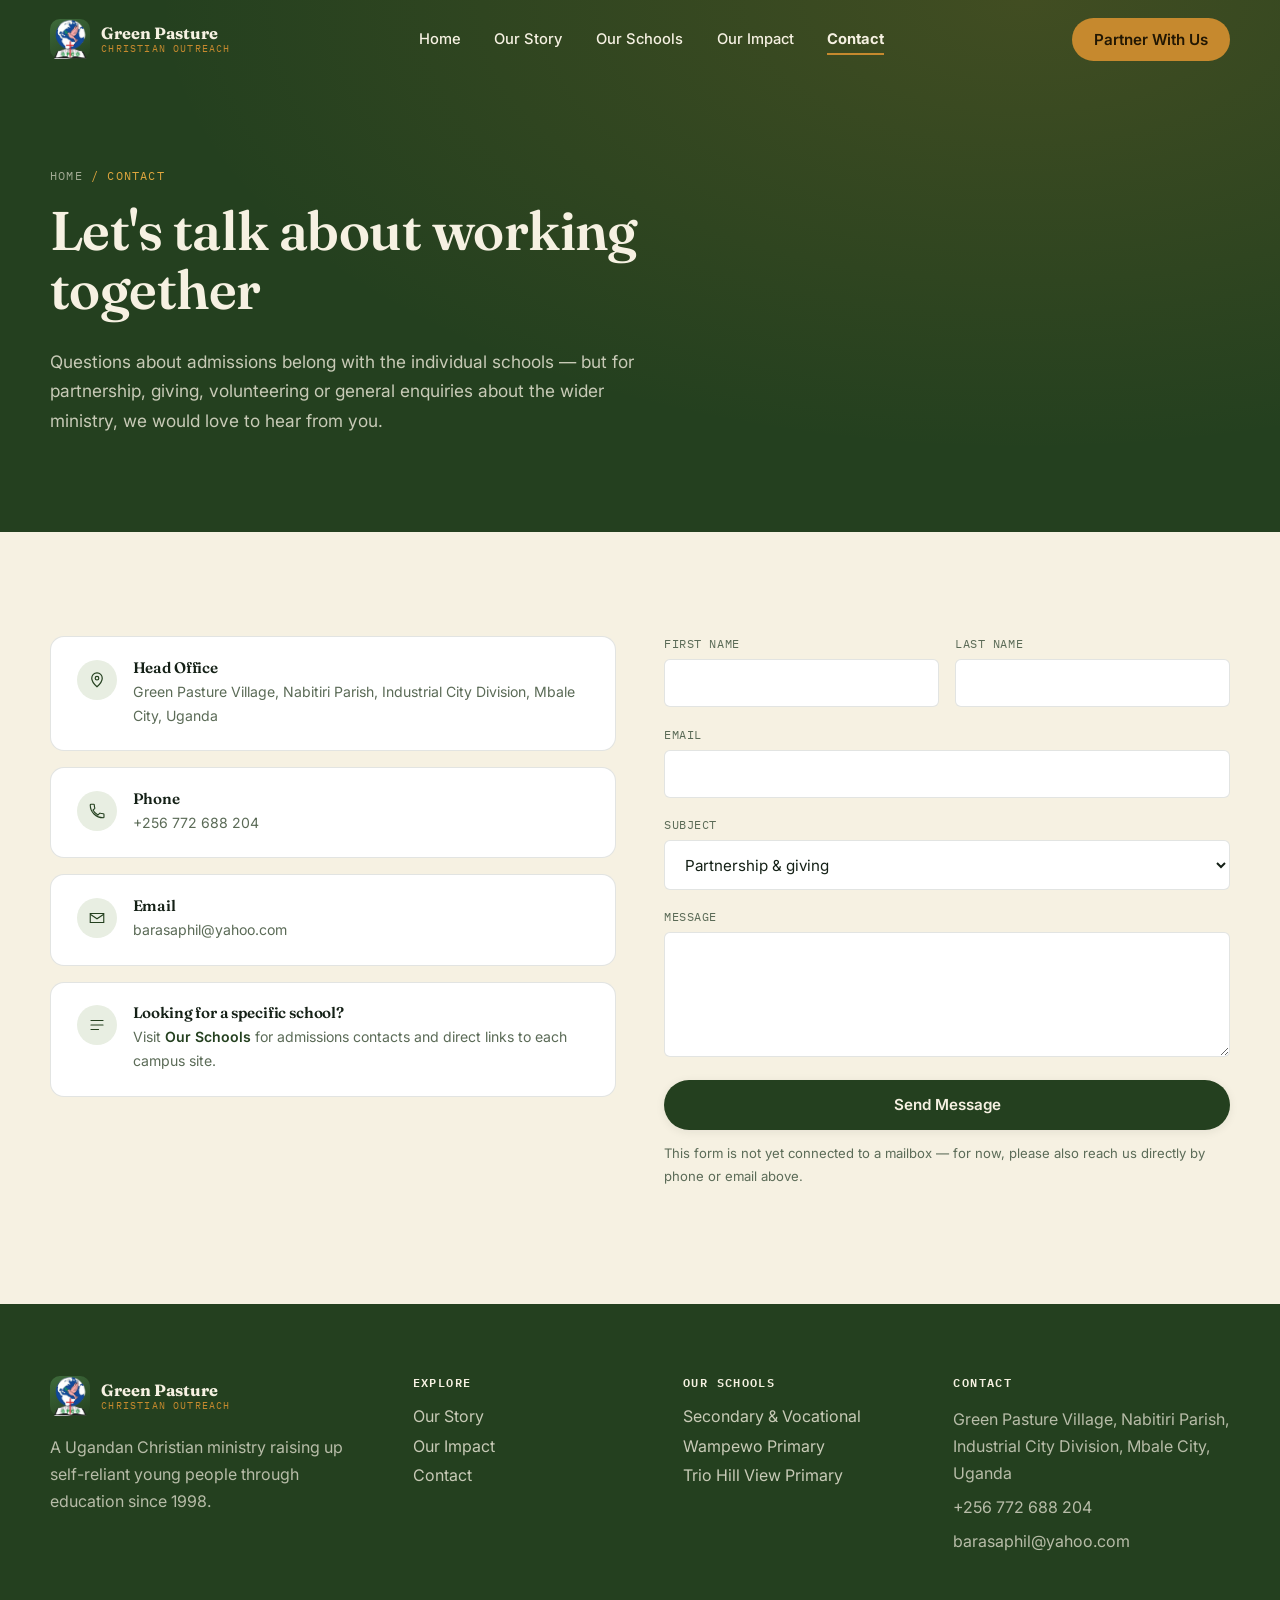
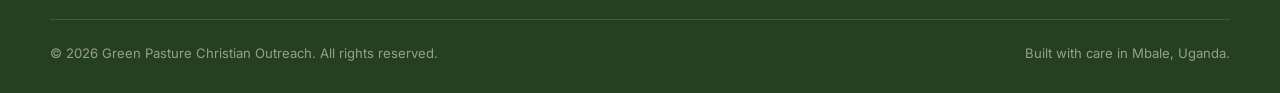
<file: contact.html>
<!DOCTYPE html>
<html lang="en">
<head>
<meta charset="UTF-8">
<meta name="viewport" content="width=device-width, initial-scale=1.0">
<title>Contact — Green Pasture Christian Outreach</title>
<meta name="description" content="Get in touch with Green Pasture Christian Outreach in Mbale, Uganda — for partnership, admissions enquiries, or general questions.">
<link rel="preconnect" href="https://fonts.googleapis.com">
<link rel="preconnect" href="https://fonts.gstatic.com" crossorigin>
<link href="https://fonts.googleapis.com/css2?family=Fraunces:ital,opsz,wght@0,9..144,400;0,9..144,600;0,9..144,700;1,9..144,500&family=Inter:wght@400;500;600;700;800&family=IBM+Plex+Mono:wght@400;500&display=swap" rel="stylesheet">
<link rel="stylesheet" href="css/style.css">
<link rel="stylesheet" href="css/pages.css">
<link rel="stylesheet" href="css/responsive.css">
<link rel="icon" type="image/x-icon" href="favicon_io/favicon.ico">
<link rel="icon" type="image/png" sizes="16x16" href="favicon_io/favicon-16x16.png">
<link rel="icon" type="image/png" sizes="32x32" href="favicon_io/favicon-32x32.png">
<link rel="apple-touch-icon" sizes="180x180" href="favicon_io/apple-touch-icon.png">
<link rel="manifest" href="favicon_io/site.webmanifest">
</head>
<body>

<div class="nav-scrim"></div>
<header class="site-header">
  <div class="container">
    <a href="index.html" class="brand">
      <span class="brand-mark"><img src="assets/logos/gpcologo.png" alt="GPCO Logo" style="height: 40px; width: auto; object-fit: contain;"></span>
      <span class="brand-text"><strong>Green Pasture</strong><span>Christian Outreach</span></span>
    </a>
    <nav class="nav-links" id="site-nav" aria-label="Main">
      <a href="index.html">Home</a>
      <a href="about.html">Our Story</a>
      <a href="schools.html">Our Schools</a>
      <a href="impact.html">Our Impact</a>
      <a href="contact.html" class="active">Contact</a>
      <a href="contact.html" class="btn btn-gold nav-drawer-cta">Partner With Us</a>
    </nav>
    <div class="nav-cta">
      <a href="contact.html" class="btn btn-gold" style="padding:.7rem 1.3rem;">Partner With Us</a>
      <button class="nav-toggle" type="button" aria-label="Open menu" aria-expanded="false" aria-controls="site-nav"><span></span></button>
    </div>
  </div>
</header>

<section class="page-hero">
  <div class="container">
    <div class="crumb"><a href="index.html">Home</a> / Contact</div>
    <h1>Let's talk about working together</h1>
    <p>Questions about admissions belong with the individual schools — but for partnership, giving, volunteering or general enquiries about the wider ministry, we would love to hear from you.</p>
  </div>
</section>

<section class="section">
  <div class="container">
    <div class="contact-grid">

      <div class="reveal">
        <div class="contact-card">
          <div class="ic"><svg viewBox="0 0 24 24" fill="none"><path d="M12 21s-7-6.3-7-11.5A7 7 0 0 1 19 9.5C19 14.7 12 21 12 21Z" stroke="currentColor" stroke-width="1.6"/><circle cx="12" cy="9.5" r="2.4" stroke="currentColor" stroke-width="1.6"/></svg></div>
          <div>
            <h4>Head Office</h4>
            <p>Green Pasture Village, Nabitiri Parish, Industrial City Division, Mbale City, Uganda</p>
          </div>
        </div>
        <div class="contact-card">
          <div class="ic"><svg viewBox="0 0 24 24" fill="none"><path d="M6.6 10.8c1.4 2.8 3.8 5.2 6.6 6.6l2.2-2.2c.3-.3.7-.4 1.1-.2 1.2.4 2.5.6 3.8.6.6 0 1 .4 1 1V20c0 .6-.4 1-1 1C10.6 21 3 13.4 3 4c0-.6.4-1 1-1h3.4c.6 0 1 .4 1 1 0 1.3.2 2.6.6 3.8.1.4 0 .8-.2 1.1L6.6 10.8Z" stroke="currentColor" stroke-width="1.5"/></svg></div>
          <div>
            <h4>Phone</h4>
            <p>+256 772 688 204</p>
          </div>
        </div>
        <div class="contact-card">
          <div class="ic"><svg viewBox="0 0 24 24" fill="none"><path d="M3 6h18v12H3V6Z" stroke="currentColor" stroke-width="1.5"/><path d="m3 7 9 6 9-6" stroke="currentColor" stroke-width="1.5"/></svg></div>
          <div>
            <h4>Email</h4>
            <p>barasaphil@yahoo.com</p>
          </div>
        </div>
        <div class="contact-card">
          <div class="ic"><svg viewBox="0 0 24 24" fill="none"><path d="M4 6h16M4 12h16M4 18h10" stroke="currentColor" stroke-width="1.6" stroke-linecap="round"/></svg></div>
          <div>
            <h4>Looking for a specific school?</h4>
            <p>Visit <a href="schools.html" style="color:var(--pasture-deep);font-weight:600;">Our Schools</a> for admissions contacts and direct links to each campus site.</p>
          </div>
        </div>
      </div>

      <div class="reveal">
        <form class="contact-form">
          <div class="form-row">
            <div class="form-field">
              <label for="fname">First name</label>
              <input id="fname" type="text" required>
            </div>
            <div class="form-field">
              <label for="lname">Last name</label>
              <input id="lname" type="text" required>
            </div>
          </div>
          <div class="form-field">
            <label for="email">Email</label>
            <input id="email" type="email" required>
          </div>
          <div class="form-field">
            <label for="subject">Subject</label>
            <select id="subject">
              <option>Partnership &amp; giving</option>
              <option>Volunteering</option>
              <option>Media &amp; press</option>
              <option>General enquiry</option>
            </select>
          </div>
          <div class="form-field">
            <label for="message">Message</label>
            <textarea id="message" rows="5" required></textarea>
          </div>
          <button type="submit" class="btn btn-primary" style="width:100%;justify-content:center;">Send Message</button>
          <p class="form-note">This form is not yet connected to a mailbox — for now, please also reach us directly by phone or email above.</p>
        </form>
      </div>

    </div>
  </div>
</section>

<footer class="site-footer">
  <div class="container">
    <div class="footer-grid">
      <div class="footer-brand">
        <a href="index.html" class="brand">
          <span class="brand-mark"><img src="assets/logos/gpcologo.png" alt="GPCO Logo" style="height: 40px; width: auto; object-fit: contain;"></span>
          <span class="brand-text"><strong>Green Pasture</strong><span>Christian Outreach</span></span>
        </a>
        <p style="margin-top:1.1rem;max-width:32ch;">A Ugandan Christian ministry raising up self-reliant young people through education since 1998.</p>
      </div>
      <div>
        <h4>Explore</h4>
        <ul>
          <li><a href="about.html">Our Story</a></li>
          <li><a href="impact.html">Our Impact</a></li>
          <li><a href="contact.html">Contact</a></li>
        </ul>
      </div>
      <div>
        <h4>Our Schools</h4>
        <ul>
          <li><a href="https://greenpasturesecondary.sc.ug" target="_blank" rel="noopener">Secondary &amp; Vocational</a></li>
          <li><a href="https://wampewogreenpasture.sc.ug" target="_blank" rel="noopener">Wampewo Primary</a></li>
          <li><a href="https://triohillview.sc.ug" target="_blank" rel="noopener">Trio Hill View Primary</a></li>
        </ul>
      </div>
      <div>
        <h4>Contact</h4>
        <p style="margin-bottom:.4rem;">Green Pasture Village, Nabitiri Parish, Industrial City Division, Mbale City, Uganda</p>
        <p style="margin-bottom:.4rem;">+256 772 688 204</p>
        <p>barasaphil@yahoo.com</p>
      </div>
    </div>
    <div class="footer-bottom">
      <span>&copy; <span class="js-year">2026</span> Green Pasture Christian Outreach. All rights reserved.</span>
      <span>Built with care in Mbale, Uganda.</span>
    </div>
  </div>
</footer>

<script src="js/main.js"></script>
</body>
</html>
</file>
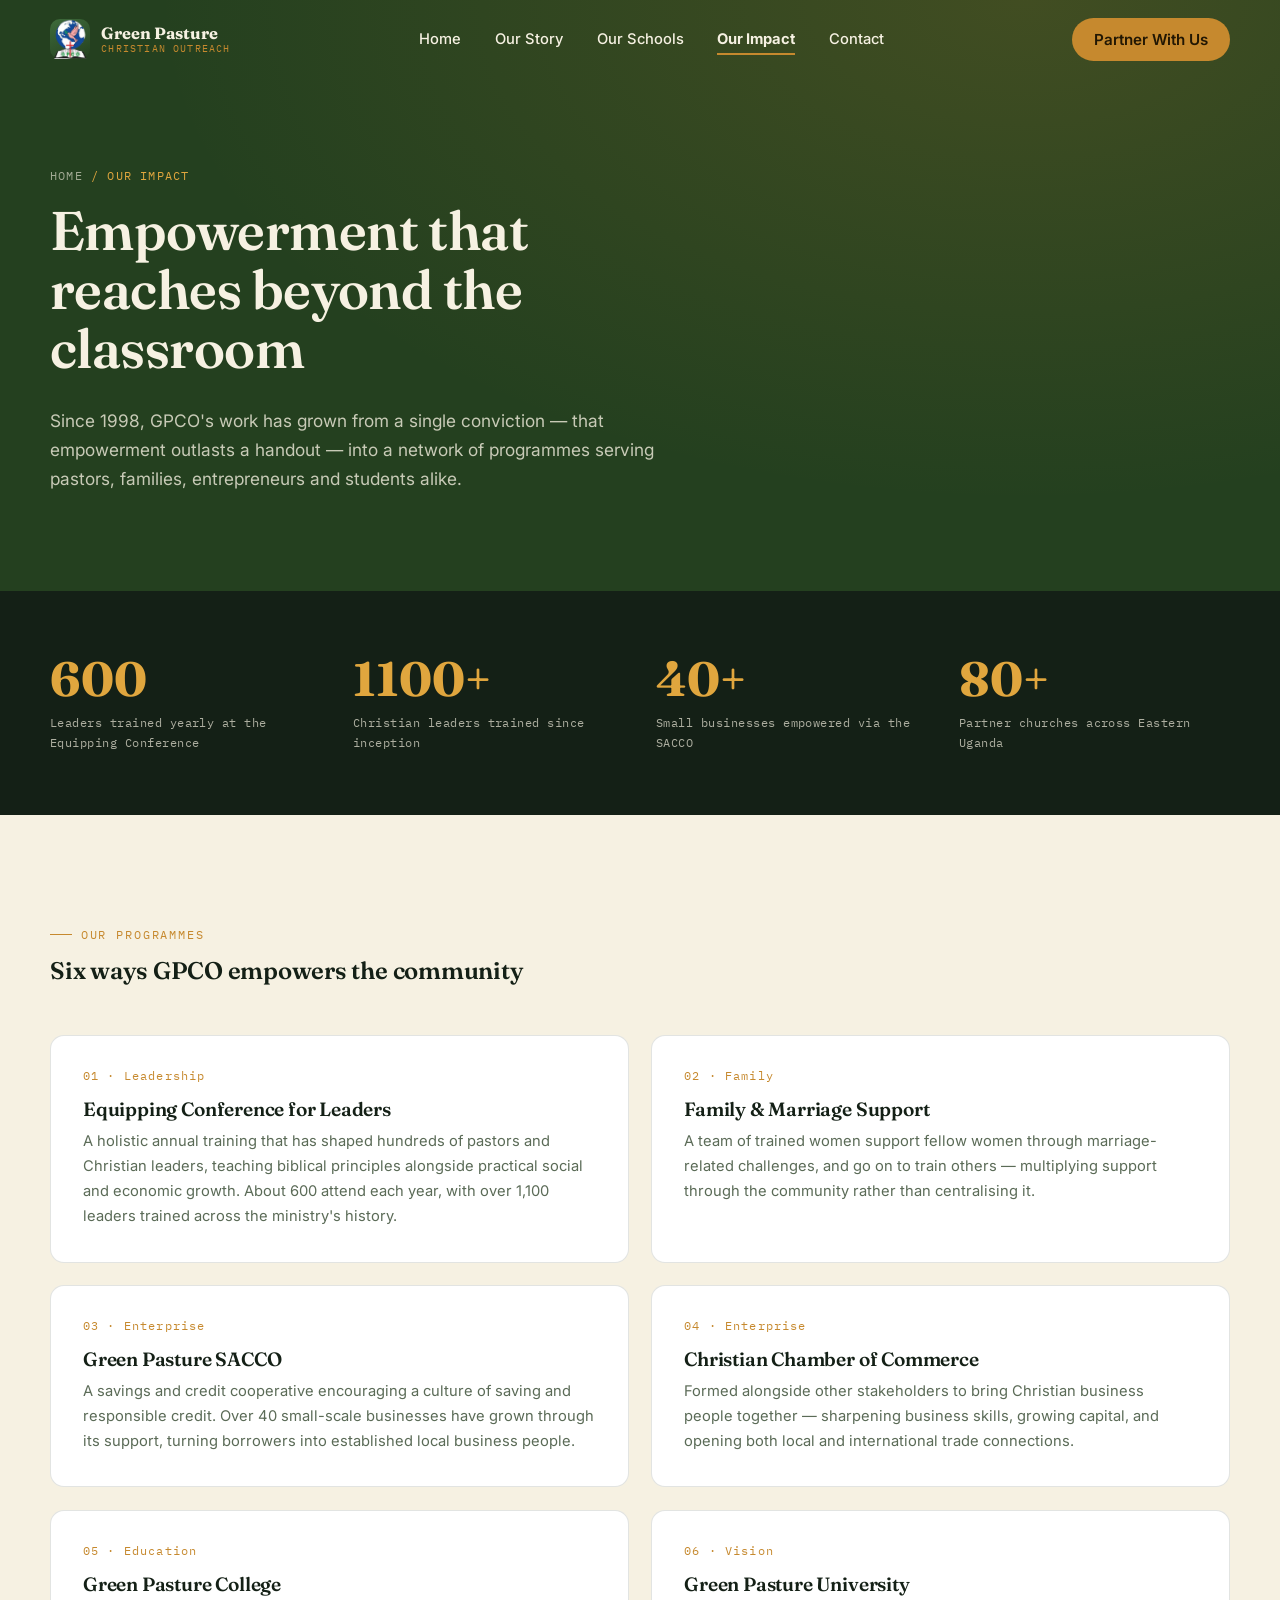
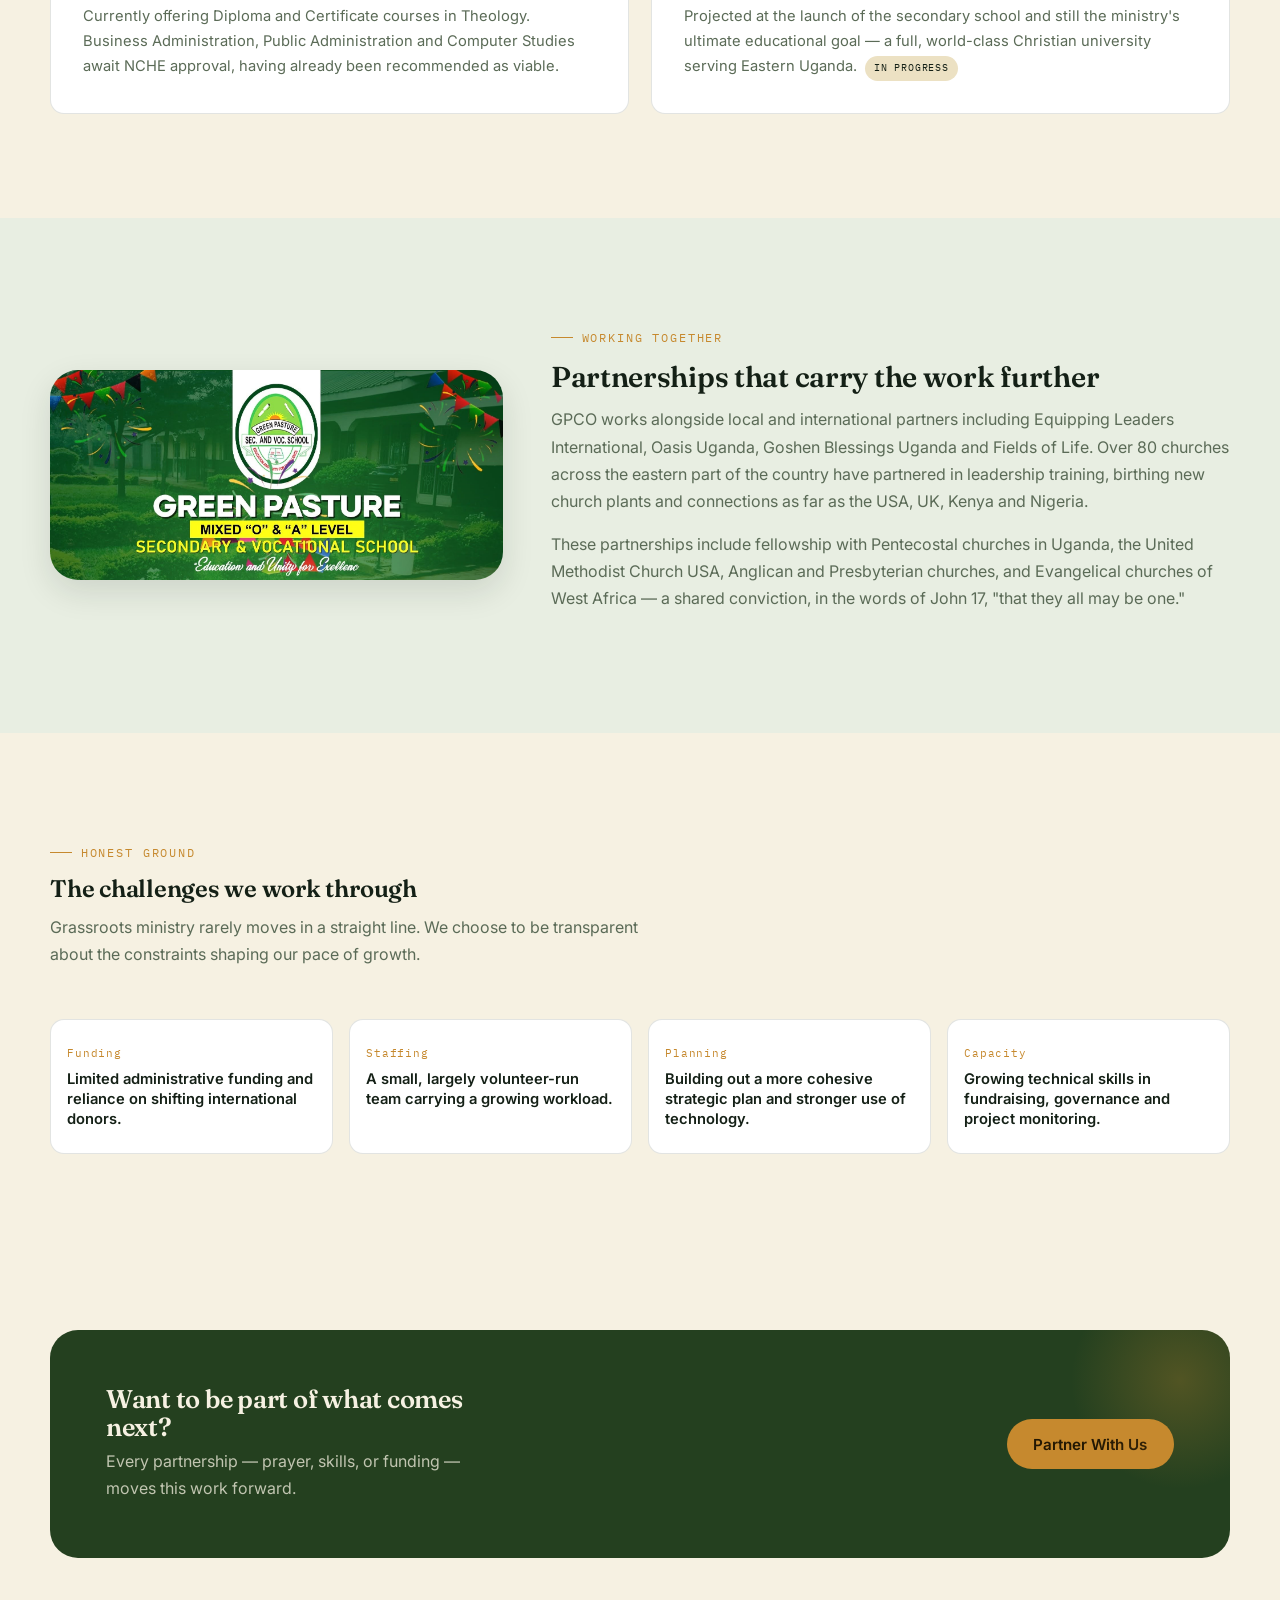
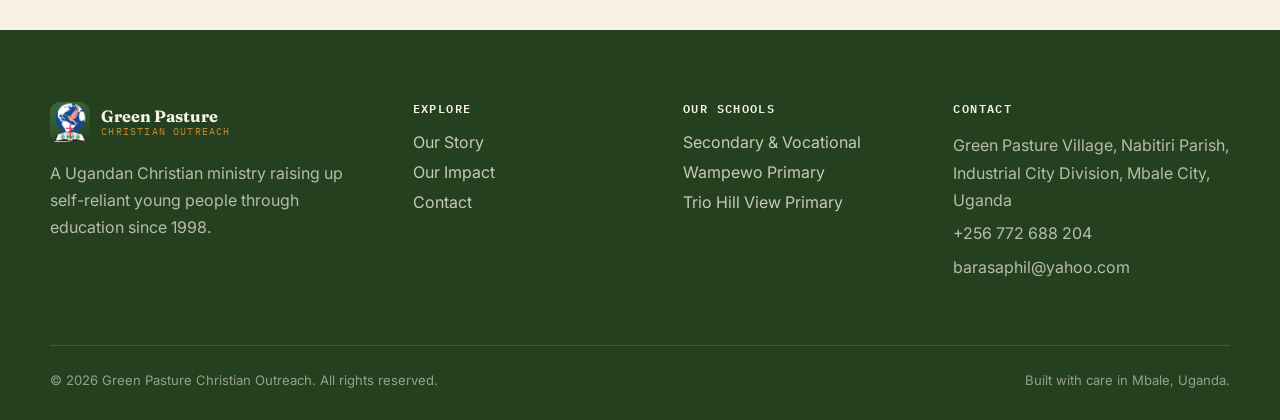
<file: impact.html>
<!DOCTYPE html>
<html lang="en">
<head>
<meta charset="UTF-8">
<meta name="viewport" content="width=device-width, initial-scale=1.0">
<title>Our Impact — Green Pasture Christian Outreach</title>
<meta name="description" content="Leaders' conferences, family support, SACCO, Christian Chamber of Commerce and Green Pasture College — the wider empowerment work of GPCO.">
<link rel="preconnect" href="https://fonts.googleapis.com">
<link rel="preconnect" href="https://fonts.gstatic.com" crossorigin>
<link href="https://fonts.googleapis.com/css2?family=Fraunces:ital,opsz,wght@0,9..144,400;0,9..144,600;0,9..144,700;1,9..144,500&family=Inter:wght@400;500;600;700;800&family=IBM+Plex+Mono:wght@400;500&display=swap" rel="stylesheet">
<link rel="stylesheet" href="css/style.css">
<link rel="stylesheet" href="css/pages.css">
<link rel="stylesheet" href="css/responsive.css">
<link rel="icon" type="image/x-icon" href="favicon_io/favicon.ico">
<link rel="icon" type="image/png" sizes="16x16" href="favicon_io/favicon-16x16.png">
<link rel="icon" type="image/png" sizes="32x32" href="favicon_io/favicon-32x32.png">
<link rel="apple-touch-icon" sizes="180x180" href="favicon_io/apple-touch-icon.png">
<link rel="manifest" href="favicon_io/site.webmanifest">
</head>
<body>

<div class="nav-scrim"></div>
<header class="site-header">
  <div class="container">
    <a href="index.html" class="brand">
      <span class="brand-mark"><img src="assets/logos/gpcologo.png" alt="GPCO Logo" style="height: 40px; width: auto; object-fit: contain;"></span>
      <span class="brand-text"><strong>Green Pasture</strong><span>Christian Outreach</span></span>
    </a>
    <nav class="nav-links" id="site-nav" aria-label="Main">
      <a href="index.html">Home</a>
      <a href="about.html">Our Story</a>
      <a href="schools.html">Our Schools</a>
      <a href="impact.html" class="active">Our Impact</a>
      <a href="contact.html">Contact</a>
      <a href="contact.html" class="btn btn-gold nav-drawer-cta">Partner With Us</a>
    </nav>
    <div class="nav-cta">
      <a href="contact.html" class="btn btn-gold" style="padding:.7rem 1.3rem;">Partner With Us</a>
      <button class="nav-toggle" type="button" aria-label="Open menu" aria-expanded="false" aria-controls="site-nav"><span></span></button>
    </div>
  </div>
</header>

<section class="page-hero">
  <div class="container">
    <div class="crumb"><a href="index.html">Home</a> / Our Impact</div>
    <h1>Empowerment that reaches beyond the classroom</h1>
    <p>Since 1998, GPCO's work has grown from a single conviction — that empowerment outlasts a handout — into a network of programmes serving pastors, families, entrepreneurs and students alike.</p>
  </div>
</section>

<section class="stats-band">
  <div class="container">
    <div class="stats-grid reveal-stagger">
      <div class="stat"><b data-count="600" data-suffix="">0</b><span>Leaders trained yearly at the Equipping Conference</span></div>
      <div class="stat"><b data-count="1100" data-suffix="+">0</b><span>Christian leaders trained since inception</span></div>
      <div class="stat"><b data-count="40" data-suffix="+">0</b><span>Small businesses empowered via the SACCO</span></div>
      <div class="stat"><b data-count="80" data-suffix="+">0</b><span>Partner churches across Eastern Uganda</span></div>
    </div>
  </div>
</section>

<section class="section">
  <div class="container">
    <div class="section-head reveal">
      <div class="eyebrow">Our Programmes</div>
      <h2>Six ways GPCO empowers the community</h2>
    </div>
    <div class="programs-grid reveal-stagger">
      <div class="program-card">
        <span class="num">01 &middot; Leadership</span>
        <h3>Equipping Conference for Leaders</h3>
        <p>A holistic annual training that has shaped hundreds of pastors and Christian leaders, teaching biblical principles alongside practical social and economic growth. About 600 attend each year, with over 1,100 leaders trained across the ministry's history.</p>
      </div>
      <div class="program-card">
        <span class="num">02 &middot; Family</span>
        <h3>Family &amp; Marriage Support</h3>
        <p>A team of trained women support fellow women through marriage-related challenges, and go on to train others — multiplying support through the community rather than centralising it.</p>
      </div>
      <div class="program-card">
        <span class="num">03 &middot; Enterprise</span>
        <h3>Green Pasture SACCO</h3>
        <p>A savings and credit cooperative encouraging a culture of saving and responsible credit. Over 40 small-scale businesses have grown through its support, turning borrowers into established local business people.</p>
      </div>
      <div class="program-card">
        <span class="num">04 &middot; Enterprise</span>
        <h3>Christian Chamber of Commerce</h3>
        <p>Formed alongside other stakeholders to bring Christian business people together — sharpening business skills, growing capital, and opening both local and international trade connections.</p>
      </div>
      <div class="program-card">
        <span class="num">05 &middot; Education</span>
        <h3>Green Pasture College</h3>
        <p>Currently offering Diploma and Certificate courses in Theology. Business Administration, Public Administration and Computer Studies await NCHE approval, having already been recommended as viable.</p>
      </div>
      <div class="program-card">
        <span class="num">06 &middot; Vision</span>
        <h3>Green Pasture University</h3>
        <p>Projected at the launch of the secondary school and still the ministry's ultimate educational goal — a full, world-class Christian university serving Eastern Uganda.<span class="badge-soon">In progress</span></p>
      </div>
    </div>
  </div>
</section>

<section class="section section-alt">
  <div class="container">
    <div class="message-block reveal">
      <img src="assets/images/green2.jpg" alt="Community and partnership at Green Pasture">
      <div>
        <div class="eyebrow">Working Together</div>
        <h2 style="font-size:1.8rem;">Partnerships that carry the work further</h2>
        <p>GPCO works alongside local and international partners including Equipping Leaders International, Oasis Uganda, Goshen Blessings Uganda and Fields of Life. Over 80 churches across the eastern part of the country have partnered in leadership training, birthing new church plants and connections as far as the USA, UK, Kenya and Nigeria.</p>
        <p>These partnerships include fellowship with Pentecostal churches in Uganda, the United Methodist Church USA, Anglican and Presbyterian churches, and Evangelical churches of West Africa — a shared conviction, in the words of John 17, "that they all may be one."</p>
      </div>
    </div>
  </div>
</section>

<section class="section">
  <div class="container">
    <div class="section-head reveal">
      <div class="eyebrow">Honest Ground</div>
      <h2>The challenges we work through</h2>
      <p>Grassroots ministry rarely moves in a straight line. We choose to be transparent about the constraints shaping our pace of growth.</p>
    </div>
    <div class="values-grid reveal-stagger cols-4">
      <div class="value-pill" style="text-align:left;"><span>Funding</span><b style="font-size:.92rem;font-family:var(--font-body);font-weight:600;">Limited administrative funding and reliance on shifting international donors.</b></div>
      <div class="value-pill" style="text-align:left;"><span>Staffing</span><b style="font-size:.92rem;font-family:var(--font-body);font-weight:600;">A small, largely volunteer-run team carrying a growing workload.</b></div>
      <div class="value-pill" style="text-align:left;"><span>Planning</span><b style="font-size:.92rem;font-family:var(--font-body);font-weight:600;">Building out a more cohesive strategic plan and stronger use of technology.</b></div>
      <div class="value-pill" style="text-align:left;"><span>Capacity</span><b style="font-size:.92rem;font-family:var(--font-body);font-weight:600;">Growing technical skills in fundraising, governance and project monitoring.</b></div>
    </div>
  </div>
</section>

<section class="section-tight">
  <div class="container">
    <div class="cta-band reveal">
      <div>
        <h3>Want to be part of what comes next?</h3>
        <p>Every partnership — prayer, skills, or funding — moves this work forward.</p>
      </div>
      <div class="cta-actions">
        <a href="contact.html" class="btn btn-gold">Partner With Us</a>
      </div>
    </div>
  </div>
</section>

<footer class="site-footer">
  <div class="container">
    <div class="footer-grid">
      <div class="footer-brand">
        <a href="index.html" class="brand">
          <span class="brand-mark"><img src="assets/logos/gpcologo.png" alt="GPCO Logo" style="height: 40px; width: auto; object-fit: contain;"></span>
          <span class="brand-text"><strong>Green Pasture</strong><span>Christian Outreach</span></span>
        </a>
        <p style="margin-top:1.1rem;max-width:32ch;">A Ugandan Christian ministry raising up self-reliant young people through education since 1998.</p>
      </div>
      <div>
        <h4>Explore</h4>
        <ul>
          <li><a href="about.html">Our Story</a></li>
          <li><a href="impact.html">Our Impact</a></li>
          <li><a href="contact.html">Contact</a></li>
        </ul>
      </div>
      <div>
        <h4>Our Schools</h4>
        <ul>
          <li><a href="https://greenpasturesecondary.sc.ug" target="_blank" rel="noopener">Secondary &amp; Vocational</a></li>
          <li><a href="https://wampewogreenpasture.sc.ug" target="_blank" rel="noopener">Wampewo Primary</a></li>
          <li><a href="https://triohillview.sc.ug" target="_blank" rel="noopener">Trio Hill View Primary</a></li>
        </ul>
      </div>
      <div>
        <h4>Contact</h4>
        <p style="margin-bottom:.4rem;">Green Pasture Village, Nabitiri Parish, Industrial City Division, Mbale City, Uganda</p>
        <p style="margin-bottom:.4rem;">+256 772 688 204</p>
        <p>barasaphil@yahoo.com</p>
      </div>
    </div>
    <div class="footer-bottom">
      <span>&copy; <span class="js-year">2026</span> Green Pasture Christian Outreach. All rights reserved.</span>
      <span>Built with care in Mbale, Uganda.</span>
    </div>
  </div>
</footer>

<script src="js/main.js"></script>
</body>
</html>
</file>
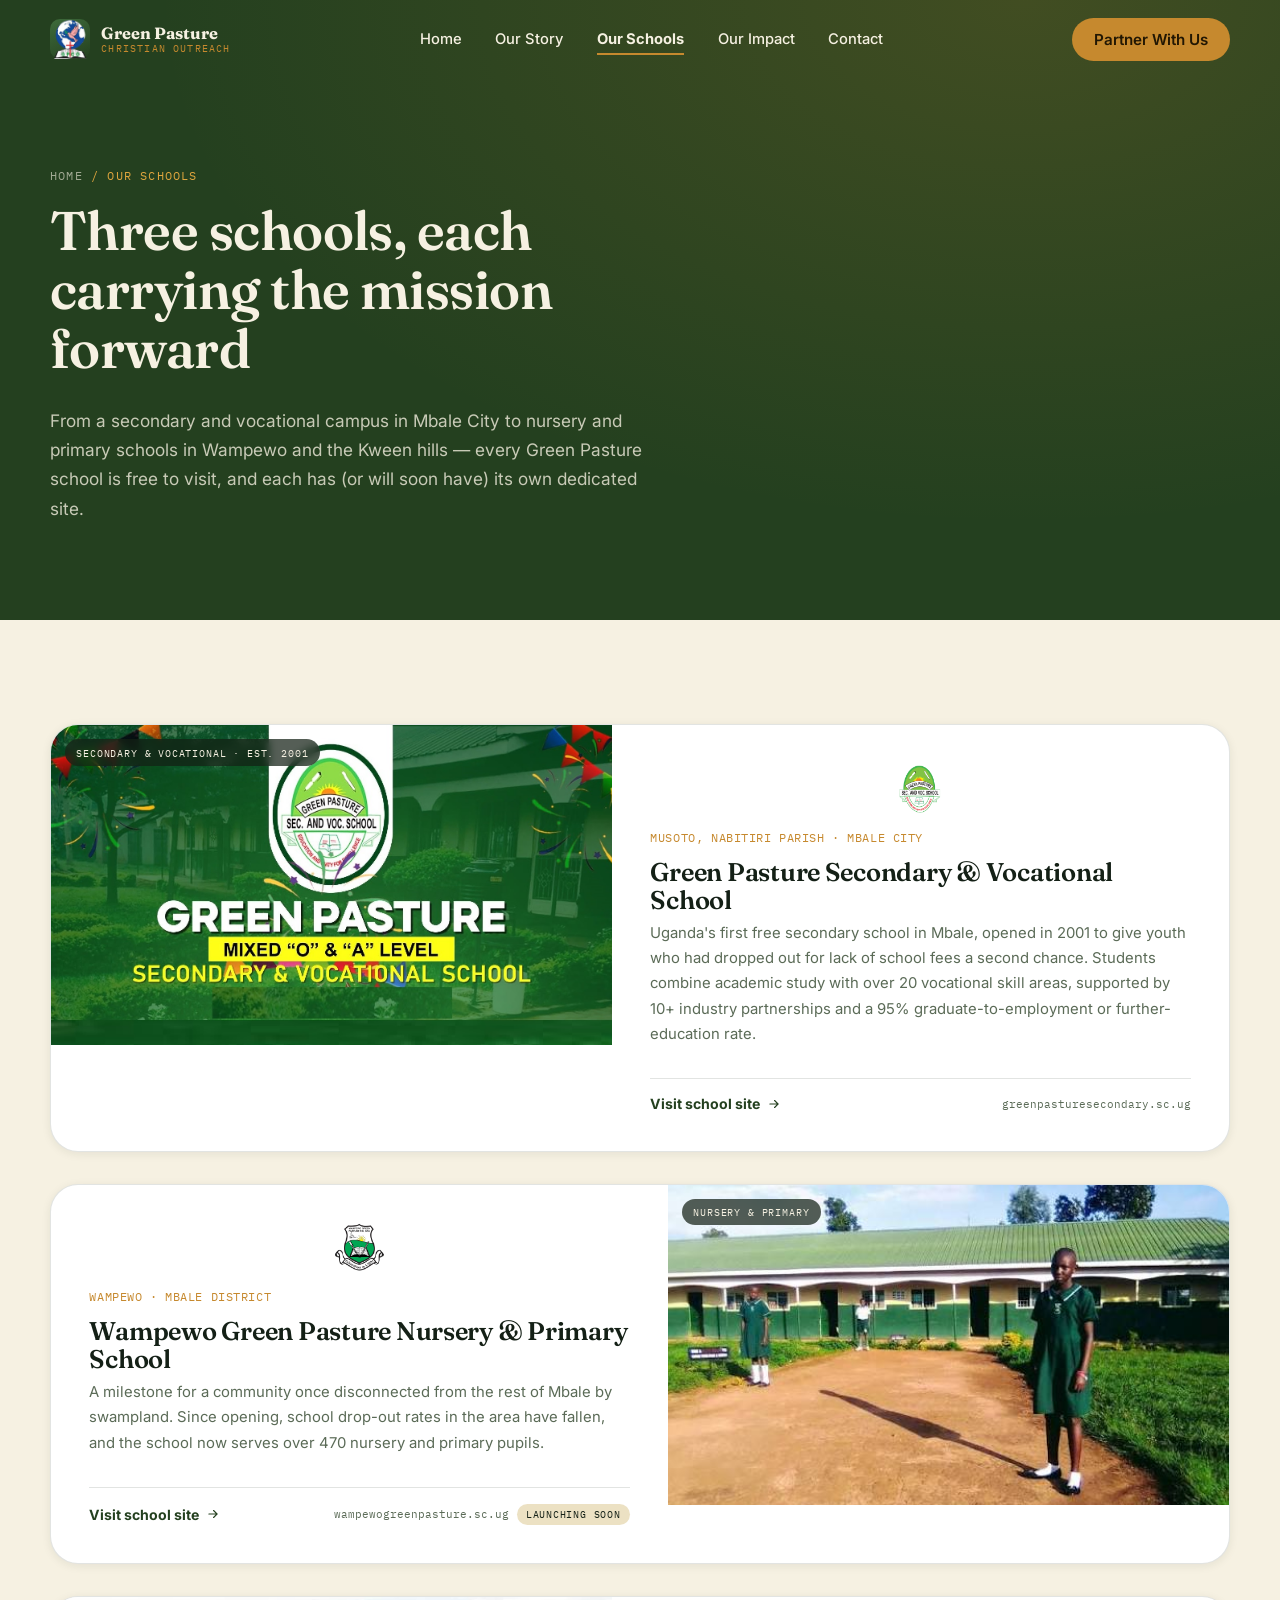
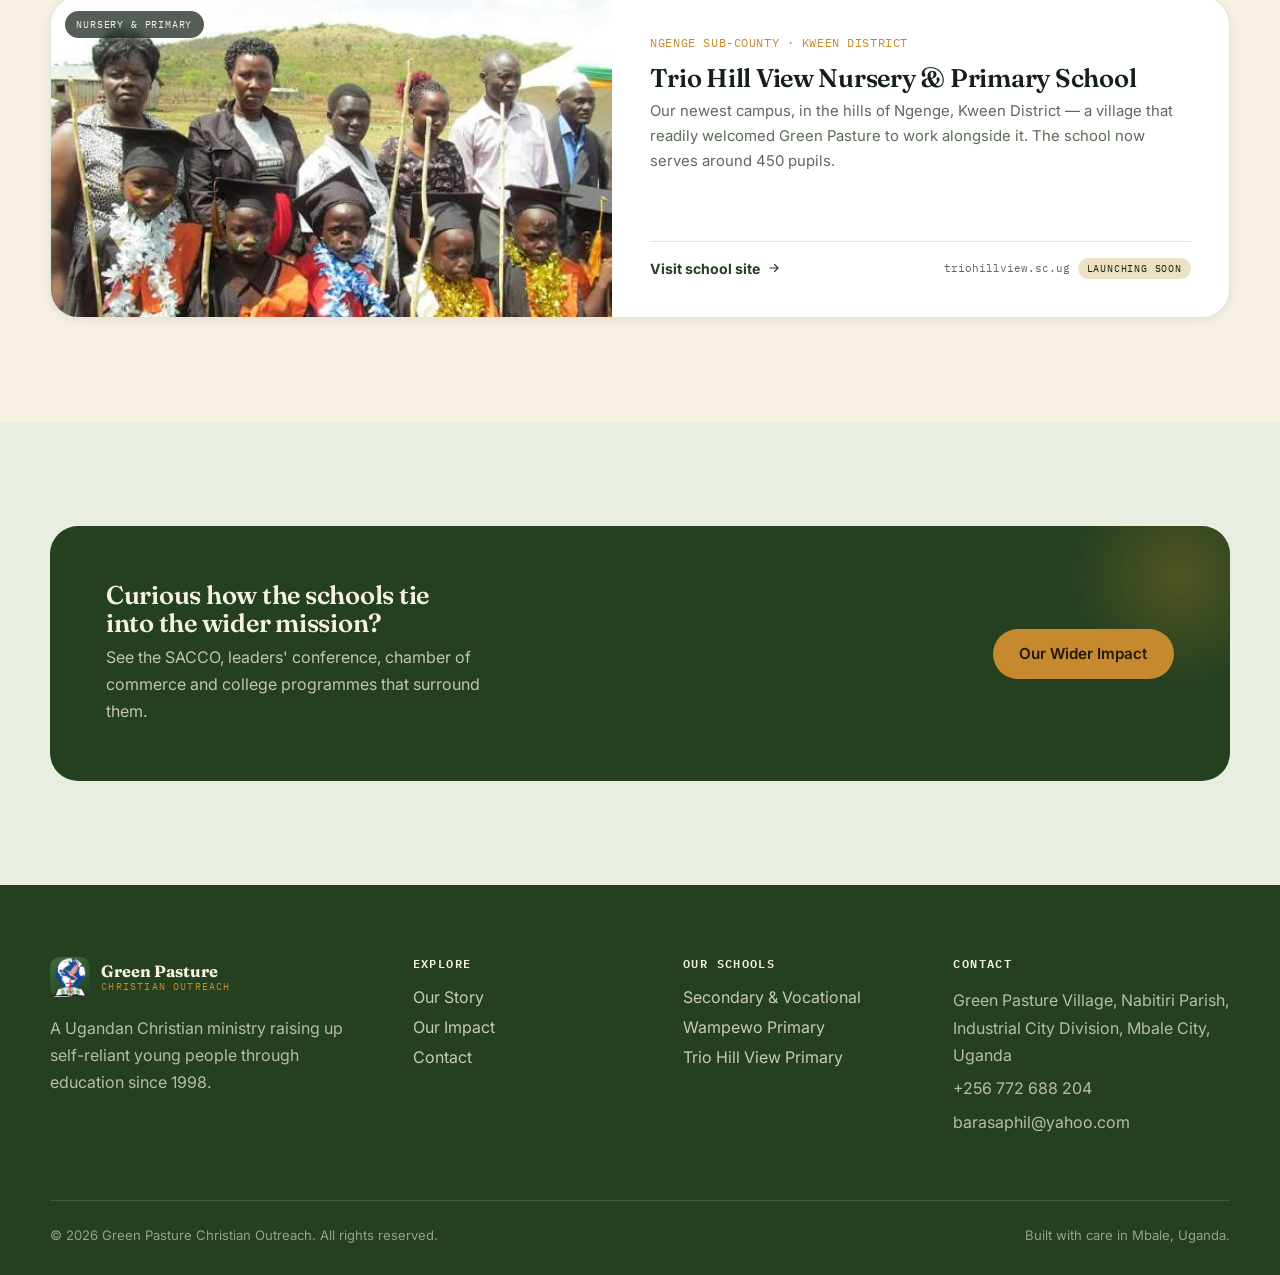
<file: schools.html>
<!DOCTYPE html>
<html lang="en">
<head>
<meta charset="UTF-8">
<meta name="viewport" content="width=device-width, initial-scale=1.0">
<title>Our Schools — Green Pasture Christian Outreach</title>
<meta name="description" content="The three Green Pasture schools: Secondary & Vocational in Mbale City, Wampewo Primary in Mbale District, and Trio Hill View Primary in Kween District.">
<link rel="preconnect" href="https://fonts.googleapis.com">
<link rel="preconnect" href="https://fonts.gstatic.com" crossorigin>
<link href="https://fonts.googleapis.com/css2?family=Fraunces:ital,opsz,wght@0,9..144,400;0,9..144,600;0,9..144,700;1,9..144,500&family=Inter:wght@400;500;600;700;800&family=IBM+Plex+Mono:wght@400;500&display=swap" rel="stylesheet">
<link rel="stylesheet" href="css/style.css">
<link rel="stylesheet" href="css/pages.css">
<link rel="stylesheet" href="css/responsive.css">
<link rel="icon" type="image/x-icon" href="favicon_io/favicon.ico">
<link rel="icon" type="image/png" sizes="16x16" href="favicon_io/favicon-16x16.png">
<link rel="icon" type="image/png" sizes="32x32" href="favicon_io/favicon-32x32.png">
<link rel="apple-touch-icon" sizes="180x180" href="favicon_io/apple-touch-icon.png">
<link rel="manifest" href="favicon_io/site.webmanifest">
</head>
<body>

<div class="nav-scrim"></div>
<header class="site-header">
  <div class="container">
    <a href="index.html" class="brand">
      <span class="brand-mark"><img src="assets/logos/gpcologo.png" alt="GPCO Logo" style="height: 40px; width: auto; object-fit: contain;"></span>
      <span class="brand-text"><strong>Green Pasture</strong><span>Christian Outreach</span></span>
    </a>
    <nav class="nav-links" id="site-nav" aria-label="Main">
      <a href="index.html">Home</a>
      <a href="about.html">Our Story</a>
      <a href="schools.html" class="active">Our Schools</a>
      <a href="impact.html">Our Impact</a>
      <a href="contact.html">Contact</a>
      <a href="contact.html" class="btn btn-gold nav-drawer-cta">Partner With Us</a>
    </nav>
    <div class="nav-cta">
      <a href="contact.html" class="btn btn-gold" style="padding:.7rem 1.3rem;">Partner With Us</a>
      <button class="nav-toggle" type="button" aria-label="Open menu" aria-expanded="false" aria-controls="site-nav"><span></span></button>
    </div>
  </div>
</header>

<section class="page-hero">
  <div class="container">
    <div class="crumb"><a href="index.html">Home</a> / Our Schools</div>
    <h1>Three schools, each carrying the mission forward</h1>
    <p>From a secondary and vocational campus in Mbale City to nursery and primary schools in Wampewo and the Kween hills — every Green Pasture school is free to visit, and each has (or will soon have) its own dedicated site.</p>
  </div>
</section>

<section class="section">
  <div class="container">

    <article class="school-card school-feature reveal">
      <div class="media">
        <img src="assets/images/green1.jpg" alt="Green Pasture Secondary and Vocational School">
        <span class="tag">Secondary &amp; Vocational &middot; est. 2001</span>
      </div>
      <div class="body">
        <img src="assets/logos/gpsvs.png" alt="GPSVS Logo" style="height: 50px; width: auto; object-fit: contain; display: block; margin-bottom: 1rem;">
        <span class="locality">Musoto, Nabitiri Parish &middot; Mbale City</span>
        <h3>Green Pasture Secondary &amp; Vocational School</h3>
        <p>Uganda's first free secondary school in Mbale, opened in 2001 to give youth who had dropped out for lack of school fees a second chance. Students combine academic study with over 20 vocational skill areas, supported by 10+ industry partnerships and a 95% graduate-to-employment or further-education rate.</p>
        <div class="link-row">
          <a href="https://greenpasturesecondary.sc.ug" target="_blank" rel="noopener">Visit school site
            <svg viewBox="0 0 24 24" fill="none"><path d="M5 12h14M13 6l6 6-6 6" stroke="currentColor" stroke-width="2" stroke-linecap="round"/></svg>
          </a>
          <span class="status">greenpasturesecondary.sc.ug</span>
        </div>
      </div>
    </article>

    <article class="school-card school-feature reverse reveal">
      <div class="body">
        <img src="assets/logos/wampewogp.png" alt="Wampewo GP Logo" style="height: 50px; width: auto; object-fit: contain; display: block; margin-bottom: 1rem;">
        <span class="locality">Wampewo &middot; Mbale District</span>
        <h3>Wampewo Green Pasture Nursery &amp; Primary School</h3>
        <p>A milestone for a community once disconnected from the rest of Mbale by swampland. Since opening, school drop-out rates in the area have fallen, and the school now serves over 470 nursery and primary pupils.</p>
        <div class="link-row">
          <a href="https://wampewogreenpasture.sc.ug" target="_blank" rel="noopener">Visit school site
            <svg viewBox="0 0 24 24" fill="none"><path d="M5 12h14M13 6l6 6-6 6" stroke="currentColor" stroke-width="2" stroke-linecap="round"/></svg>
          </a>
          <span class="status">wampewogreenpasture.sc.ug<span class="badge-soon">Launching soon</span></span>
        </div>
      </div>
      <div class="media">
        <img src="assets/images/gpwampewo.jpg" alt="Wampewo Green Pasture Nursery and Primary School">
        <span class="tag">Nursery &amp; Primary</span>
      </div>
    </article>

    <article class="school-card school-feature reveal">
      <div class="media">
        <img src="assets/images/triohillview.jpg" alt="Trio Hill View Nursery and Primary School">
        <span class="tag">Nursery &amp; Primary</span>
      </div>
      <div class="body">
        <span class="locality">Ngenge Sub-County &middot; Kween District</span>
        <h3>Trio Hill View Nursery &amp; Primary School</h3>
        <p>Our newest campus, in the hills of Ngenge, Kween District — a village that readily welcomed Green Pasture to work alongside it. The school now serves around 450 pupils.</p>
        <div class="link-row">
          <a href="https://triohillview.sc.ug" target="_blank" rel="noopener">Visit school site
            <svg viewBox="0 0 24 24" fill="none"><path d="M5 12h14M13 6l6 6-6 6" stroke="currentColor" stroke-width="2" stroke-linecap="round"/></svg>
          </a>
          <span class="status">triohillview.sc.ug<span class="badge-soon">Launching soon</span></span>
        </div>
      </div>
    </article>

  </div>
</section>

<section class="section section-alt">
  <div class="container">
    <div class="cta-band reveal">
      <div>
        <h3>Curious how the schools tie into the wider mission?</h3>
        <p>See the SACCO, leaders' conference, chamber of commerce and college programmes that surround them.</p>
      </div>
      <div class="cta-actions">
        <a href="impact.html" class="btn btn-gold">Our Wider Impact</a>
      </div>
    </div>
  </div>
</section>

<footer class="site-footer">
  <div class="container">
    <div class="footer-grid">
      <div class="footer-brand">
        <a href="index.html" class="brand">
          <span class="brand-mark"><img src="assets/logos/gpcologo.png" alt="GPCO Logo" style="height: 40px; width: auto; object-fit: contain;"></span>
          <span class="brand-text"><strong>Green Pasture</strong><span>Christian Outreach</span></span>
        </a>
        <p style="margin-top:1.1rem;max-width:32ch;">A Ugandan Christian ministry raising up self-reliant young people through education since 1998.</p>
      </div>
      <div>
        <h4>Explore</h4>
        <ul>
          <li><a href="about.html">Our Story</a></li>
          <li><a href="impact.html">Our Impact</a></li>
          <li><a href="contact.html">Contact</a></li>
        </ul>
      </div>
      <div>
        <h4>Our Schools</h4>
        <ul>
          <li><a href="https://greenpasturesecondary.sc.ug" target="_blank" rel="noopener">Secondary &amp; Vocational</a></li>
          <li><a href="https://wampewogreenpasture.sc.ug" target="_blank" rel="noopener">Wampewo Primary</a></li>
          <li><a href="https://triohillview.sc.ug" target="_blank" rel="noopener">Trio Hill View Primary</a></li>
        </ul>
      </div>
      <div>
        <h4>Contact</h4>
        <p style="margin-bottom:.4rem;">Green Pasture Village, Nabitiri Parish, Industrial City Division, Mbale City, Uganda</p>
        <p style="margin-bottom:.4rem;">+256 772 688 204</p>
        <p>barasaphil@yahoo.com</p>
      </div>
    </div>
    <div class="footer-bottom">
      <span>&copy; <span class="js-year">2026</span> Green Pasture Christian Outreach. All rights reserved.</span>
      <span>Built with care in Mbale, Uganda.</span>
    </div>
  </div>
</footer>

<script src="js/main.js"></script>
</body>
</html>
</file>
<file: css/style.css>
/* ==========================================================================
   Green Pasture Christian Outreach — Umbrella Site
   Design system: pasture greens + savanna gold + parchment,
   with a single dusk/indigo "signature" moment for the founding story.
   ========================================================================== */

:root{
  /* --- core palette --- */
  --ink:            #142016;   /* near-black pasture green, body text on light */
  --pasture:        #3E6B3B;   /* primary grass green */
  --pasture-deep:   #24401F;   /* deep green, headers/footers */
  --pasture-pale:   #E8EEE2;   /* pale wash for section backgrounds */
  --gold:           #C6892E;   /* savanna / harvest gold accent */
  --gold-bright:    #E0A63E;
  --cream:          #F6F1E2;   /* warm parchment background */
  --sand:           #ECE1C3;   /* secondary neutral surface */
  --dusk:           #1B2140;   /* indigo dusk — the founding-story section */
  --dusk-2:         #2A2F55;
  --dusk-star:      #E8C77E;

  --white: #ffffff;
  --muted: #5B6B57;
  --border: rgba(20, 32, 22, 0.12);

  /* --- type --- */
  --font-display: 'Fraunces', 'Georgia', serif;
  --font-body: 'Inter', -apple-system, BlinkMacSystemFont, sans-serif;
  --font-mono: 'IBM Plex Mono', 'Courier New', monospace;

  /* --- shape & motion --- */
  --radius-sm: 6px;
  --radius-md: 14px;
  --radius-lg: 28px;
  --ease: cubic-bezier(.22,.61,.36,1);

  --shadow-sm: 0 2px 10px rgba(20,32,22,0.08);
  --shadow-md: 0 12px 32px rgba(20,32,22,0.12);
  --shadow-lg: 0 24px 60px rgba(20,32,22,0.18);
}

*, *::before, *::after{ box-sizing: border-box; }
html{ scroll-behavior: smooth; }
@media (prefers-reduced-motion: reduce){
  html{ scroll-behavior: auto; }
  *, *::before, *::after{ animation-duration: 0.01ms !important; animation-iteration-count: 1 !important; transition-duration: 0.01ms !important; scroll-behavior: auto !important; }
}

body{
  margin: 0;
  font-family: var(--font-body);
  color: var(--ink);
  background: var(--cream);
  -webkit-font-smoothing: antialiased;
  overflow-x: hidden;
}

img{ max-width: 100%; display: block; }
a{ color: inherit; text-decoration: none; }
ul{ list-style: none; margin: 0; padding: 0; }
button{ font: inherit; cursor: pointer; }

h1,h2,h3,h4{
  font-family: var(--font-display);
  font-weight: 600;
  line-height: 1.08;
  margin: 0 0 .5em;
  letter-spacing: -0.01em;
}
p{ margin: 0 0 1em; line-height: 1.7; color: var(--muted); }

.container{
  width: min(1180px, 100% - 3rem);
  margin-inline: auto;
}

.eyebrow{
  display: inline-flex;
  align-items: center;
  gap: .55rem;
  font-family: var(--font-mono);
  font-size: .72rem;
  letter-spacing: .16em;
  text-transform: uppercase;
  color: var(--gold);
  margin-bottom: 1rem;
}
.eyebrow::before{
  content: "";
  width: 22px; height: 1px;
  background: var(--gold);
}

.btn{
  display: inline-flex;
  align-items: center;
  gap: .6rem;
  padding: .9rem 1.6rem;
  border-radius: 999px;
  font-weight: 600;
  font-size: .95rem;
  border: 1px solid transparent;
  transition: transform .35s var(--ease), box-shadow .35s var(--ease), background .3s, color .3s;
  white-space: nowrap;
}
.btn-primary{
  background: var(--pasture-deep);
  color: var(--cream);
  box-shadow: var(--shadow-sm);
}
.btn-primary:hover{ transform: translateY(-2px); box-shadow: var(--shadow-md); background: var(--pasture); }
.btn-gold{
  background: var(--gold);
  color: #221703;
}
.btn-gold:hover{ transform: translateY(-2px); box-shadow: var(--shadow-md); background: var(--gold-bright); }
.btn-outline{
  border-color: rgba(246,241,226,.5);
  color: var(--cream);
}
.btn-outline:hover{ background: rgba(246,241,226,.12); transform: translateY(-2px); }
.btn-outline-dark{
  border-color: var(--border);
  color: var(--ink);
}
.btn-outline-dark:hover{ background: var(--pasture-pale); transform: translateY(-2px); }
.btn svg{ width: 16px; height: 16px; transition: transform .3s var(--ease); }
.btn:hover svg{ transform: translateX(3px); }

/* ---------- header ---------- */
.site-header{
  position: fixed;
  top: 0; left: 0; right: 0;
  z-index: 100;
  padding: 1.1rem 0;
  transition: background .4s var(--ease), padding .4s var(--ease), box-shadow .4s var(--ease);
}
.site-header .container{ display: flex; align-items: center; justify-content: space-between; }
.site-header.scrolled{
  background: rgba(246,241,226,.92);
  backdrop-filter: blur(10px);
  padding: .65rem 0;
  box-shadow: 0 1px 0 var(--border);
}
.brand{ display: flex; align-items: center; gap: .7rem; }
.brand-mark{
  width: 40px; height: 40px;
  border-radius: 10px;
  background: linear-gradient(155deg, var(--pasture) 0%, var(--pasture-deep) 100%);
  display: flex; align-items: center; justify-content: center;
  flex-shrink: 0;
}
.brand-mark svg{ width: 22px; height: 22px; }
.brand-text{ line-height: 1.15; }
.brand-text strong{
  display: block;
  font-family: var(--font-display);
  font-size: 1.02rem;
  color: var(--pasture-deep);
}
.site-header.scrolled .brand-text strong{ color: var(--pasture-deep); }
.brand-text span{
  display: block;
  font-family: var(--font-mono);
  font-size: .62rem;
  letter-spacing: .12em;
  text-transform: uppercase;
  color: var(--gold);
}

.site-header:not(.scrolled) .brand-text strong{ color: var(--cream); }

.nav-links{ display: flex; align-items: center; gap: 2.1rem; }
.nav-links a{
  font-size: .92rem;
  font-weight: 500;
  color: var(--cream);
  position: relative;
  padding: .3rem 0;
}
.site-header.scrolled .nav-links a{ color: var(--ink); }
.nav-links a::after{
  content: "";
  position: absolute; left: 0; right: 100%; bottom: -2px;
  height: 2px; background: var(--gold);
  transition: right .3s var(--ease);
}
.nav-links a:hover::after, .nav-links a.active::after{ right: 0; }
.nav-links a.active{ font-weight: 700; }

.nav-drawer-cta{ display: none; }   /* only shown inside the mobile drawer */
.nav-cta{ display: flex; align-items: center; gap: 1rem; }
.nav-toggle{
  display: none;
  width: 44px; height: 44px;
  border-radius: 50%;
  border: 1px solid rgba(246,241,226,.4);
  background: transparent;
  position: relative;
  flex-shrink: 0;
}
.site-header.scrolled .nav-toggle{ border-color: var(--border); }
.nav-toggle span, .nav-toggle span::before, .nav-toggle span::after{
  content: "";
  position: absolute; left: 12px; right: 12px; height: 2px;
  background: var(--cream);
  transition: transform .3s var(--ease), opacity .3s var(--ease), background .3s;
}
.site-header.scrolled .nav-toggle span,
.site-header.scrolled .nav-toggle span::before,
.site-header.scrolled .nav-toggle span::after{ background: var(--ink); }
.nav-toggle span{ top: 21px; }
.nav-toggle span::before{ top: -7px; left: 0; right: 0; }
.nav-toggle span::after{ top: 7px; left: 0; right: 0; }
.nav-toggle.open span{ background: transparent; }
.nav-toggle.open span::before{ transform: translateY(7px) rotate(45deg); }
.nav-toggle.open span::after{ transform: translateY(-7px) rotate(-45deg); }

/* ---------- footer ---------- */
.site-footer{
  background: var(--pasture-deep);
  color: rgba(246,241,226,.82);
  padding: 4.5rem 0 0;
}
.footer-grid{
  display: grid;
  grid-template-columns: 1.4fr 1fr 1fr 1.2fr;
  gap: 2.5rem;
  padding-bottom: 3rem;
  border-bottom: 1px solid rgba(246,241,226,.14);
}
.footer-grid h4{
  color: var(--cream);
  font-family: var(--font-mono);
  font-size: .72rem;
  letter-spacing: .12em;
  text-transform: uppercase;
  font-weight: 600;
  margin-bottom: 1.1rem;
}
.footer-grid p{ color: rgba(246,241,226,.7); }
.footer-grid li{ margin-bottom: .6rem; }
.footer-grid a{ color: rgba(246,241,226,.78); transition: color .25s; }
.footer-grid a:hover{ color: var(--gold-bright); }
.footer-brand .brand-text strong{ color: var(--cream); }
.footer-social{ display: flex; gap: .7rem; margin-top: 1.3rem; }
.footer-social a{
  width: 38px; height: 38px; border-radius: 50%;
  border: 1px solid rgba(246,241,226,.25);
  display: flex; align-items: center; justify-content: center;
}
.footer-social a:hover{ background: var(--gold); border-color: var(--gold); color: #221703; }
.footer-social svg{ width: 16px; height: 16px; }
.footer-bottom{
  display: flex; justify-content: space-between; align-items: center;
  padding: 1.6rem 0 2rem;
  font-size: .82rem;
  color: rgba(246,241,226,.55);
  flex-wrap: wrap;
  gap: .8rem;
}
.footer-bottom a{ color: rgba(246,241,226,.55); }
.footer-bottom a:hover{ color: var(--gold-bright); }

/* ---------- reveal-on-scroll ---------- */
.reveal{ opacity: 0; transform: translateY(28px); transition: opacity .9s var(--ease), transform .9s var(--ease); }
.reveal.is-visible{ opacity: 1; transform: none; }
.reveal-stagger > *{ opacity: 0; transform: translateY(24px); transition: opacity .8s var(--ease), transform .8s var(--ease); }
.reveal-stagger.is-visible > *{ opacity: 1; transform: none; }
.reveal-stagger.is-visible > *:nth-child(1){ transition-delay: .05s; }
.reveal-stagger.is-visible > *:nth-child(2){ transition-delay: .15s; }
.reveal-stagger.is-visible > *:nth-child(3){ transition-delay: .25s; }
.reveal-stagger.is-visible > *:nth-child(4){ transition-delay: .35s; }
.reveal-stagger.is-visible > *:nth-child(5){ transition-delay: .45s; }
.reveal-stagger.is-visible > *:nth-child(6){ transition-delay: .55s; }

/* ---------- page hero (inner pages) ---------- */
.page-hero{
  background: var(--pasture-deep);
  color: var(--cream);
  padding: 10.5rem 0 5rem;
  position: relative;
  overflow: hidden;
}
.page-hero::after{
  content: "";
  position: absolute; inset: 0;
  background: radial-gradient(ellipse at 80% 0%, rgba(198,137,46,.18), transparent 60%);
  pointer-events: none;
}
.page-hero .container{ position: relative; z-index: 1; }
.page-hero h1{ font-size: clamp(2.2rem, 4.5vw, 3.4rem); max-width: 18ch; color: var(--cream); }
.page-hero p{ color: rgba(246,241,226,.78); max-width: 56ch; font-size: 1.08rem; }
.crumb{ font-family: var(--font-mono); font-size: .75rem; letter-spacing: .1em; text-transform: uppercase; color: var(--gold-bright); margin-bottom: 1.2rem; }
.crumb a{ color: rgba(246,241,226,.6); }
.crumb a:hover{ color: var(--cream); }
</file>
<file: css/pages.css>
/* ==========================================================================
   Page-specific sections
   ========================================================================== */

/* ---------- HOME HERO ---------- */
.hero{
  position: relative;
  min-height: 100vh;
  display: flex;
  flex-direction: column;
  justify-content: flex-end;
  color: var(--cream);
  overflow: hidden;
}
.hero-media{
  position: absolute; inset: 0;
  background: url('../assets/images/hero-school.jpg') center 38%/cover no-repeat;
}
.hero-media::before{
  content: "";
  position: absolute; inset: 0;
  background:
    linear-gradient(180deg, rgba(20,32,22,.55) 0%, rgba(20,32,22,.35) 35%, rgba(20,32,22,.88) 100%),
    linear-gradient(100deg, rgba(36,64,31,.55), rgba(198,137,46,.12));
}
.hero-inner{ position: relative; z-index: 2; padding: 8rem 0 5.5rem; width: 100%; }
.hero-kicker{
  font-family: var(--font-mono);
  font-size: .78rem;
  letter-spacing: .18em;
  text-transform: uppercase;
  color: var(--gold-bright);
  margin-bottom: 1.3rem;
  display: flex; align-items: center; gap: .6rem;
}
.hero-kicker span.dot{ width: 6px; height: 6px; border-radius: 50%; background: var(--gold-bright); display: inline-block; }
.hero h1{
  font-size: clamp(2.6rem, 6vw, 4.6rem);
  color: var(--cream);
  max-width: 15ch;
  margin-bottom: 1.1rem;
}
.hero h1 em{
  font-style: italic;
  color: var(--gold-bright);
}
.hero-sub{
  font-size: 1.15rem;
  color: rgba(246,241,226,.82);
  max-width: 46ch;
  margin-bottom: 2.3rem;
}
.hero-actions{ display: flex; gap: 1rem; flex-wrap: wrap; margin-bottom: 3.2rem; }
.hero-scroll{
  display: inline-flex; align-items: center; gap: .7rem;
  font-family: var(--font-mono); font-size: .72rem; letter-spacing: .1em; text-transform: uppercase;
  color: rgba(246,241,226,.65);
}
.hero-scroll .line{ width: 34px; height: 1px; background: rgba(246,241,226,.4); position: relative; overflow: hidden; }
.hero-scroll .line::after{
  content: ""; position: absolute; left: -100%; top:0; bottom:0; width: 100%;
  background: var(--gold-bright);
  animation: scrollline 2.4s ease-in-out infinite;
}
@keyframes scrollline{ 0%{ left:-100%; } 50%{ left: 0; } 100%{ left: 100%; } }

.hero-locations{
  position: relative; z-index: 2;
}
.hero-locations .container{
  display: flex; flex-direction: column; align-items: center;
  padding: 1.4rem 0;
}
.hero-locations-logo{ text-align: center; margin-bottom: 1.5rem; }
.hero-locations-logo img{ height: 60px; width: auto; object-fit: contain; margin-inline: auto; }
.hero-locations .loc-row{
  display: grid; grid-template-columns: repeat(3,1fr);
  width: 100%;
  border-top: 1px solid rgba(246,241,226,.18);
  padding-top: 1.4rem;
}
.hero-locations .loc{
  padding: 0 1.4rem;
  border-left: 1px solid rgba(246,241,226,.18);
  font-family: var(--font-mono);
  font-size: .74rem;
  letter-spacing: .04em;
  color: rgba(246,241,226,.75);
}
.hero-locations .loc:first-child{ border-left: none; padding-left: 0; }
.hero-locations .loc b{ display:block; color: var(--cream); font-family: var(--font-body); font-weight: 700; font-size: .92rem; margin-bottom: .2rem; letter-spacing: 0; }

/* ---------- SECTION generic ---------- */
.section{ padding: 6.5rem 0; }
.section-tight{ padding: 4.5rem 0; }
.section-head{ max-width: 62ch; margin-bottom: 3.2rem; }
.section-head.center{ margin-inline: auto; text-align: center; }
.section-alt{ background: var(--pasture-pale); }

/* ---------- SCHOOLS GRID ---------- */
.schools-grid{
  display: grid;
  grid-template-columns: repeat(3, 1fr);
  gap: 1.6rem;
}
.school-card{
  background: var(--white);
  border-radius: var(--radius-lg);
  overflow: hidden;
  box-shadow: var(--shadow-sm);
  border: 1px solid var(--border);
  display: flex; flex-direction: column;
  transition: transform .45s var(--ease), box-shadow .45s var(--ease);
}
.school-card:hover{ transform: translateY(-8px); box-shadow: var(--shadow-lg); }
.school-card .media{
  height: 210px; position: relative; overflow: hidden;
}
.school-card .media img{ width: 100%; height: 100%; object-fit: cover; transition: transform .7s var(--ease); }
.school-card:hover .media img{ transform: scale(1.07); }
.school-card .tag{
  position: absolute; top: 14px; left: 14px;
  background: rgba(20,32,22,.72);
  color: var(--cream);
  font-family: var(--font-mono);
  font-size: .65rem;
  letter-spacing: .08em;
  text-transform: uppercase;
  padding: .4rem .7rem;
  border-radius: 999px;
  backdrop-filter: blur(4px);
}
.school-card .body{ padding: 1.7rem 1.7rem 2rem; display: flex; flex-direction: column; flex: 1; }
.school-card h3{ font-size: 1.3rem; margin-bottom: .4rem; }
.school-card .locality{
  font-family: var(--font-mono); font-size: .72rem; letter-spacing: .05em; text-transform: uppercase;
  color: var(--gold); margin-bottom: .9rem; display:block;
}
.school-card p{ font-size: .93rem; flex: 1; }
.school-card .link-row{
  display: flex; align-items: center; justify-content: space-between;
  margin-top: 1rem; padding-top: 1rem; border-top: 1px solid var(--border);
}
.school-card .link-row a{ font-weight: 700; font-size: .88rem; color: var(--pasture-deep); display: flex; align-items: center; gap: .4rem; }
.school-card .link-row a svg{ width: 14px; height: 14px; transition: transform .3s var(--ease); }
.school-card .link-row a:hover svg{ transform: translateX(3px); }
.school-card .status{ font-family: var(--font-mono); font-size: .68rem; color: var(--muted); }

/* ---------- SCHOOL FEATURE ROWS (schools.html detail cards) ---------- */
.school-feature{
  display: grid;
  grid-template-columns: 1fr 1.1fr;
  margin-bottom: 2rem;
}
.school-feature:last-child{ margin-bottom: 0; }
.school-feature.reverse{ grid-template-columns: 1.1fr 1fr; }
.school-feature.reverse .media{ order: 2; }
.school-feature.reverse .body{ order: 1; }
.school-feature .media{
  position: relative;
  overflow: hidden;
  min-height: 320px;
}
.school-feature .media img{
  width: 100%;
  height: 100%;
  object-fit: cover;
  display: block;
}
.school-feature .body{ padding: 2.4rem; }
.school-feature .body h3{ font-size: 1.6rem; }

/* ---------- DUSK / FOUNDING STORY — signature section ---------- */
.dusk{
  position: relative;
  background: radial-gradient(ellipse 70% 60% at 50% 0%, var(--dusk-2), var(--dusk) 70%);
  color: var(--cream);
  padding: 8rem 0;
  overflow: hidden;
  isolation: isolate;
}
.dusk-stars{ position: absolute; inset: 0; z-index: 0; opacity: .8; }
.dusk-glow{
  position: absolute; left: 50%; top: 18%;
  width: 480px; height: 480px;
  transform: translate(-50%,-50%);
  background: radial-gradient(circle, rgba(232,199,126,.16), transparent 70%);
  z-index: 0;
  animation: duskbreathe 7s ease-in-out infinite;
}
@keyframes duskbreathe{ 0%,100%{ opacity: .55; } 50%{ opacity: 1; } }
.dusk-inner{ position: relative; z-index: 1; max-width: 760px; margin-inline: auto; text-align: center; }
.dusk .eyebrow{ justify-content: center; color: var(--dusk-star); }
.dusk .eyebrow::before{ background: var(--dusk-star); }
.dusk h2{
  font-size: clamp(1.9rem, 3.6vw, 2.7rem);
  color: var(--cream);
  margin-bottom: 1.6rem;
}
.dusk-quote{
  font-family: var(--font-display);
  font-style: italic;
  font-size: clamp(1.15rem, 2vw, 1.45rem);
  line-height: 1.65;
  color: rgba(246,241,226,.92);
  margin: 0 auto 1.8rem;
  max-width: 52ch;
  opacity: 0;
  transform: translateY(14px);
  transition: opacity 1.1s var(--ease), transform 1.1s var(--ease);
}
.dusk.is-visible .dusk-quote{ opacity: 1; transform: none; }
.dusk-quote:nth-of-type(2){ transition-delay: .35s; }
.dusk-quote:nth-of-type(3){ transition-delay: .7s; }
.dusk-attribution{
  font-family: var(--font-mono);
  font-size: .74rem;
  letter-spacing: .08em;
  text-transform: uppercase;
  color: var(--dusk-star);
  opacity: 0;
  transition: opacity 1.1s var(--ease) 1s;
}
.dusk.is-visible .dusk-attribution{ opacity: .85; }
.dusk-verse{
  margin-top: 2.6rem;
  padding-top: 2rem;
  border-top: 1px solid rgba(246,241,226,.15);
  font-family: var(--font-mono);
  font-size: .78rem;
  letter-spacing: .06em;
  color: rgba(246,241,226,.55);
}

/* ---------- STATS BAND ---------- */
.stats-band{
  background: var(--ink);
  color: var(--cream);
  padding: 4rem 0;
}
.stats-grid{
  display: grid; grid-template-columns: repeat(4,1fr);
  gap: 2rem;
}
.stat b{
  display: block;
  font-family: var(--font-display);
  font-size: clamp(2.1rem, 4vw, 3rem);
  color: var(--gold-bright);
  line-height: 1;
  margin-bottom: .5rem;
}
.stat span{
  font-family: var(--font-mono); font-size: .74rem; letter-spacing: .04em;
  color: rgba(246,241,226,.68);
}

/* ---------- PROGRAMS ---------- */
.programs-grid{
  display: grid; grid-template-columns: repeat(2, 1fr); gap: 1.4rem;
}
.program-card{
  background: var(--white);
  border: 1px solid var(--border);
  border-radius: var(--radius-md);
  padding: 2rem;
  position: relative;
  transition: box-shadow .4s var(--ease), transform .4s var(--ease), border-color .4s;
}
.program-card:hover{ box-shadow: var(--shadow-md); transform: translateY(-4px); border-color: transparent; }
.program-card .num{
  font-family: var(--font-mono); font-size: .72rem; color: var(--gold); letter-spacing: .1em; margin-bottom: 1rem; display:block;
}
.program-card h3{ font-size: 1.2rem; margin-bottom: .6rem; }
.program-card p{ font-size: .92rem; margin-bottom: 0; }

/* ---------- PARTNERS ---------- */
.partners-row{
  display: flex; align-items: center; justify-content: space-between; gap: 2rem; flex-wrap: wrap;
}
.partner-logo{
  display: flex; align-items: center; gap: .8rem;
  padding: .9rem 1.3rem;
  background: var(--white);
  border: 1px solid var(--border);
  border-radius: 999px;
  font-weight: 600; font-size: .88rem;
}
.partner-logo img{ width: 30px; height: 30px; border-radius: 50%; object-fit: cover; }

/* ---------- ORIGIN / TIMELINE (about page) ---------- */
.timeline{ position: relative; padding-left: 2.4rem; }
.timeline::before{
  content: ""; position: absolute; left: 6px; top: 6px; bottom: 6px; width: 2px;
  background: linear-gradient(var(--gold), var(--pasture));
}
.tl-item{ position: relative; padding-bottom: 2.6rem; }
.tl-item:last-child{ padding-bottom: 0; }
.tl-item::before{
  content: ""; position: absolute; left: -2.4rem; top: 4px;
  width: 14px; height: 14px; border-radius: 50%;
  background: var(--cream); border: 3px solid var(--gold);
}
.tl-item .yr{ font-family: var(--font-mono); font-size: .78rem; letter-spacing: .06em; color: var(--gold); display:block; margin-bottom: .3rem; }
.tl-item h4{ font-size: 1.15rem; margin-bottom: .4rem; }
.tl-item p{ font-size: .94rem; }

/* ---------- VALUES ---------- */
.values-grid{ display: grid; grid-template-columns: repeat(5, 1fr); gap: 1rem; }
.value-pill{
  text-align: center; padding: 1.6rem 1rem;
  border: 1px solid var(--border); border-radius: var(--radius-md);
  background: var(--white);
}
.value-pill span{ font-family: var(--font-mono); font-size: .68rem; color: var(--gold); display:block; margin-bottom:.5rem; letter-spacing: .08em; }
.value-pill b{ font-family: var(--font-display); font-size: 1.02rem; font-weight: 600; }
.values-grid.cols-4{ grid-template-columns: repeat(4, 1fr); }

/* ---------- QUOTE / MESSAGE BLOCK ---------- */
.message-block{
  display: grid; grid-template-columns: .8fr 1.2fr; gap: 3rem; align-items: center;
}
.message-block img{ border-radius: var(--radius-lg); box-shadow: var(--shadow-md); }
.message-block blockquote{
  font-family: var(--font-display); font-style: italic; font-size: 1.3rem;
  color: var(--pasture-deep); margin: 0 0 1.2rem; line-height: 1.55;
}
.message-block cite{ font-family: var(--font-mono); font-size: .78rem; letter-spacing: .05em; color: var(--muted); font-style: normal; }
.message-block.split-even{ grid-template-columns: 1fr 1fr; margin-bottom: 3rem; }

/* ---------- CONTACT ---------- */
.contact-grid{ display: grid; grid-template-columns: 1fr 1fr; gap: 3rem; }
.contact-card{
  background: var(--white); border: 1px solid var(--border); border-radius: var(--radius-md);
  padding: 1.4rem 1.6rem; margin-bottom: 1rem; display: flex; gap: 1rem; align-items: flex-start;
}
.contact-card .ic{
  width: 40px; height: 40px; border-radius: 50%; background: var(--pasture-pale);
  display: flex; align-items:center; justify-content:center; flex-shrink:0;
}
.contact-card .ic svg{ width: 18px; height:18px; color: var(--pasture-deep); }
.contact-card h4{ font-size: .95rem; margin-bottom: .25rem; }
.contact-card p{ font-size: .88rem; margin: 0; }

.form-field{ margin-bottom: 1.2rem; }
.form-field label{ display:block; font-family: var(--font-mono); font-size: .72rem; letter-spacing: .05em; text-transform: uppercase; color: var(--muted); margin-bottom: .5rem; }
.form-field input, .form-field select, .form-field textarea{
  width: 100%; padding: .85rem 1rem; border-radius: var(--radius-sm); border: 1px solid var(--border);
  background: var(--white); font-family: var(--font-body); font-size: .95rem; color: var(--ink);
  transition: border-color .25s, box-shadow .25s;
}
.form-field input:focus, .form-field select:focus, .form-field textarea:focus{
  outline: none; border-color: var(--pasture); box-shadow: 0 0 0 3px rgba(62,107,59,.15);
}
.form-row{ display: grid; grid-template-columns: 1fr 1fr; gap: 1rem; }

/* Custom dropdown — built by main.js from <select>; only displayed on mobile (see responsive.css).
   The list is always exactly as wide as the field, so it can never spill outside the screen. */
.cselect{ display: none; position: relative; }
.cselect-btn{
  width: 100%; display: flex; align-items: center; justify-content: space-between; gap: .8rem;
  text-align: left; padding: .85rem 1rem; min-height: 48px;
  border-radius: var(--radius-sm); border: 1px solid var(--border);
  background: var(--white); color: var(--ink);
  font-family: var(--font-body); font-size: 1rem;
  transition: border-color .25s, box-shadow .25s;
}
.cselect-btn > span{ overflow: hidden; text-overflow: ellipsis; white-space: nowrap; min-width: 0; }
.cselect-btn svg{ width: 16px; height: 16px; flex-shrink: 0; color: var(--muted); transition: transform .25s var(--ease); }
.cselect.open .cselect-btn svg{ transform: rotate(180deg); }
.cselect-btn:focus-visible, .cselect.open .cselect-btn{
  outline: none; border-color: var(--pasture); box-shadow: 0 0 0 3px rgba(62,107,59,.15);
}
.cselect-list{
  position: absolute; left: 0; right: 0; top: calc(100% + 6px); z-index: 30;
  margin: 0; padding: .35rem; list-style: none;
  background: var(--white); border: 1px solid var(--border); border-radius: var(--radius-md);
  box-shadow: var(--shadow-md);
  max-height: min(15rem, 45vh); overflow-y: auto; overscroll-behavior: contain;
  opacity: 0; visibility: hidden; transform: translateY(-6px);
  transition: opacity .2s, transform .2s var(--ease), visibility 0s linear .2s;
}
.cselect.open .cselect-list{ opacity: 1; visibility: visible; transform: none; transition: opacity .2s, transform .2s var(--ease), visibility 0s; }
.cselect.up .cselect-list{ top: auto; bottom: calc(100% + 6px); transform: translateY(6px); }
.cselect.up.open .cselect-list{ transform: none; }
.cselect-list li{
  display: flex; align-items: center; justify-content: space-between; gap: .6rem;
  min-height: 44px; padding: .65rem .85rem; border-radius: 8px;
  font-size: .98rem; cursor: pointer; -webkit-tap-highlight-color: transparent;
}
.cselect-list li.is-active{ background: rgba(62,107,59,.10); }
.cselect-list li[aria-selected="true"]{ background: var(--pasture-pale); color: var(--pasture-deep); font-weight: 600; }
.cselect-list li[aria-selected="true"]::after{
  content: ""; width: 6px; height: 11px; flex-shrink: 0;
  border: solid var(--pasture); border-width: 0 2px 2px 0; transform: rotate(45deg) translate(-2px,-2px);
}
.form-note{ font-size: .82rem; color: var(--muted); margin-top: .8rem; }

/* ---------- CTA BAND ---------- */
.cta-band{
  background: var(--pasture-deep);
  color: var(--cream);
  border-radius: var(--radius-lg);
  padding: 3.5rem;
  display: flex; align-items: center; justify-content: space-between; gap: 2rem; flex-wrap: wrap;
  position: relative; overflow: hidden;
}
.cta-band::after{
  content:""; position:absolute; right: -60px; top: -60px; width: 220px; height: 220px; border-radius:50%;
  background: radial-gradient(circle, rgba(198,137,46,.28), transparent 70%);
}
.cta-band h3{ color: var(--cream); font-size: 1.6rem; max-width: 22ch; margin-bottom: .4rem; }
.cta-band p{ color: rgba(246,241,226,.75); margin: 0; max-width: 40ch; }
.cta-band .cta-actions{ display:flex; gap: 1rem; flex-wrap: wrap; }

/* ---------- 404 / coming soon badge ---------- */
.badge-soon{
  display:inline-block; font-family: var(--font-mono); font-size: .62rem; letter-spacing:.08em; text-transform:uppercase;
  padding:.25rem .55rem; border-radius: 999px; background: var(--sand); color: var(--ink); margin-left:.5rem;
}


/* ---------- FEATURED VIDEOS ---------- */
.featured-videos{
  background: var(--white);
}
.featured-videos-grid{
  display: grid;
  grid-template-columns: repeat(2, minmax(0, 1fr));
  gap: 1.6rem;
}
.video-card{
  min-width: 0;
  overflow: hidden;
  border-radius: var(--radius-lg);
  background: var(--white);
  border: 1px solid var(--border);
  box-shadow: var(--shadow-sm);
}
.video-frame{
  position: relative;
  width: 100%;
  aspect-ratio: 560 / 322;
  overflow: hidden;
  background: #111;
}
.video-frame iframe{
  position: absolute;
  inset: 0;
  display: block;
  width: 100%;
  height: 100%;
  max-width: 100%;
  border: 0;
}

@media (max-width: 760px){
  .featured-videos-grid{
    grid-template-columns: 1fr;
  }
}

@media (max-width: 480px){
  .featured-videos{
    padding-top: 4.5rem;
    padding-bottom: 4.5rem;
  }
}
</file>
<file: css/responsive.css>
/* ==========================================================================
   Responsive rules
   Breakpoints: 1024 (tablet), 860 (nav switch), 680 (large phone),
   560 (phone), 400 (small phone), 340 (very small phone)
   ========================================================================== */

/* ---------- 1024px — tablets / small laptops ---------- */
@media (max-width: 1024px){
  .schools-grid{ grid-template-columns: repeat(2, 1fr); }
  .stats-grid{ grid-template-columns: repeat(2, 1fr); row-gap: 2.2rem; }
  .programs-grid{ grid-template-columns: 1fr; }
  .values-grid, .values-grid.cols-4{ grid-template-columns: repeat(3, 1fr); }
  .message-block, .message-block.split-even{ grid-template-columns: 1fr; margin-bottom: 2.4rem; }
  .message-block img{ max-width: 380px; margin-inline: auto; }
  .contact-grid{ grid-template-columns: 1fr; }
  .footer-grid{ grid-template-columns: 1fr 1fr; }
  .school-feature, .school-feature.reverse{ grid-template-columns: 1fr; gap: 0; }
  .school-feature .media, .school-feature.reverse .media{ order: 0; min-height: 280px; }
  .school-feature .body, .school-feature.reverse .body{ order: 1; }
}

/* ---------- 860px — mobile nav takes over ---------- */
@media (max-width: 860px){
  /* ----- mobile menu (hamburger + slide-in drawer) ----- */
  /* backdrop-filter on the header would trap the fixed drawer inside it, so drop it on mobile */
  .site-header.scrolled{ -webkit-backdrop-filter: none; backdrop-filter: none; background: rgba(246,241,226,.97); }
  .nav-cta{ position: relative; z-index: 95; }           /* keeps the toggle (X) above the drawer */
  .nav-cta .btn{ transition: opacity .25s; }
  .nav-toggle{ display: block; transition: background .3s, border-color .3s; }

  .nav-links{
    position: fixed; top: 0; right: 0; bottom: 0; left: auto;
    width: min(340px, 86vw); height: 100vh; height: 100dvh;
    background: linear-gradient(170deg, var(--pasture-deep) 0%, #1a3016 100%);
    box-shadow: -24px 0 60px rgba(10,20,10,.35);
    flex-direction: column; align-items: stretch; justify-content: flex-start;
    padding: 5.4rem 1.8rem calc(1.6rem + env(safe-area-inset-bottom, 0px));
    gap: 0;
    transform: translateX(100%);
    visibility: hidden;                                    /* closed links can't be tabbed to */
    transition: transform .45s var(--ease), visibility 0s linear .45s;
    z-index: 90;
    overflow-y: auto; overscroll-behavior: contain;
  }
  .nav-links.open{ transform: none; visibility: visible; transition: transform .45s var(--ease), visibility 0s; }
  .nav-links::before{
    content: "Menu";
    font-family: var(--font-mono); font-size: .7rem; letter-spacing: .18em; text-transform: uppercase;
    color: var(--gold-bright); margin-bottom: .5rem;
  }
  .nav-links::after{
    content: "Uganda \00B7  Since 1998";
    margin-top: auto; padding-top: 2rem;
    font-family: var(--font-mono); font-size: .68rem; letter-spacing: .14em; text-transform: uppercase;
    color: rgba(246,241,226,.45);
  }
  .nav-links a{
    display: flex; align-items: center; justify-content: space-between;
    min-height: 54px; padding: .9rem 0;
    font-family: var(--font-display); font-size: 1.35rem; font-weight: 600; letter-spacing: -.01em;
    color: var(--cream) !important;
    border-bottom: 1px solid rgba(246,241,226,.12);
    opacity: 0; transform: translateX(18px);
    transition: opacity .4s var(--ease), transform .4s var(--ease), color .2s;
  }
  .nav-links a::after{                                     /* chevron instead of the desktop underline */
    content: ""; position: static; right: auto; bottom: auto;
    width: 8px; height: 8px; background: none;
    border-top: 2px solid currentColor; border-right: 2px solid currentColor;
    transform: rotate(45deg); opacity: .4; transition: opacity .3s;
  }
  .nav-links a.active{ color: var(--gold-bright) !important; }
  .nav-links a.active::after{ opacity: 1; }
  .nav-links a:active{ background: rgba(246,241,226,.06); }
  .nav-links.open a{ opacity: 1; transform: none; }
  .nav-links.open a:nth-child(1){ transition-delay: .10s; }
  .nav-links.open a:nth-child(2){ transition-delay: .15s; }
  .nav-links.open a:nth-child(3){ transition-delay: .20s; }
  .nav-links.open a:nth-child(4){ transition-delay: .25s; }
  .nav-links.open a:nth-child(5){ transition-delay: .30s; }
  .nav-links.open a:nth-child(6){ transition-delay: .36s; }
  .nav-links a.nav-drawer-cta{
    display: inline-flex; justify-content: center;
    margin-top: 1.6rem; min-height: 0; padding: .95rem 1.4rem;
    border-bottom: 0; border-radius: 999px;
    font-family: var(--font-body); font-size: 1rem; font-weight: 700; letter-spacing: 0;
    color: #221703 !important;
  }
  .nav-links a.nav-drawer-cta::after{ display: none; }

  /* toggle turns into a clear X that stays visible on the dark drawer */
  .site-header .nav-toggle.open,
  .site-header.scrolled .nav-toggle.open{ background: rgba(246,241,226,.1); border-color: rgba(246,241,226,.45); }
  .site-header .nav-toggle.open span,
  .site-header.scrolled .nav-toggle.open span{ background: transparent; }
  .site-header .nav-toggle.open span::before,
  .site-header .nav-toggle.open span::after,
  .site-header.scrolled .nav-toggle.open span::before,
  .site-header.scrolled .nav-toggle.open span::after{ background: var(--cream); }

  .nav-scrim{
    position: fixed; inset: 0; background: rgba(14,24,15,.68); -webkit-backdrop-filter: blur(2px); backdrop-filter: blur(2px);
    opacity: 0; pointer-events: none; transition: opacity .4s var(--ease); z-index: 80;
  }
  .nav-scrim.open{ opacity: 1; pointer-events: auto; }

  /* while the menu is open: lock page scroll, clear the header bar, hide the header CTA (it's in the drawer) */
  html.nav-open, html.nav-open body{ overflow: hidden; }
  html.nav-open .site-header, html.nav-open .site-header.scrolled{ background: transparent; box-shadow: none; }
  html.nav-open .site-header .brand-text strong{ color: var(--cream); }
  html.nav-open .nav-cta .btn{ opacity: 0; pointer-events: none; }

  /* ----- dropdowns: swap the native <select> for the contained custom list ----- */
  .cselect{ display: block; }
  .form-field select.has-cselect{ display: none; }
  .form-field input, .form-field textarea{ font-size: 16px; }   /* stops iOS zooming the page on focus */

  .hero-locations .container{ grid-template-columns: 1fr; gap: .9rem; }
  .hero-locations .loc-row{ grid-template-columns: 1fr; row-gap: .9rem; }
  .hero-locations .loc{ border-left: none; padding-left: 0; border-top: 1px solid rgba(246,241,226,.14); padding-top: .9rem; }
  .hero-locations .loc:first-child{ border-top: none; padding-top: 0; }

  .schools-grid{ grid-template-columns: 1fr; }
  .values-grid, .values-grid.cols-4{ grid-template-columns: repeat(2, 1fr); }
  .cta-band{ flex-direction: column; align-items: flex-start; }
  .cta-band .cta-actions{ width: 100%; }
}

/* ---------- 680px — large phones (landscape phones / phablets) ---------- */
@media (max-width: 680px){
  .container{ width: min(1180px, 100% - 2.4rem); }
  .section{ padding: 4.8rem 0; }
  .section-tight{ padding: 3.6rem 0; }
  .section-head{ margin-bottom: 2.4rem; }
  .hero-inner{ padding: 7rem 0 4rem; }
  .hero-actions{ margin-bottom: 2.4rem; }
  .hero-actions .btn{ width: 100%; justify-content: center; }
  .page-hero{ padding: 9rem 0 4rem; }
  .footer-grid{ gap: 2rem; }
  .partners-row{ justify-content: center; text-align: center; }
  .contact-card{ padding: 1.2rem 1.3rem; }
}

/* ---------- 560px — phones ---------- */
@media (max-width: 560px){
  .section{ padding: 4.2rem 0; }
  .stats-grid{ grid-template-columns: 1fr 1fr; }
  .form-row{ grid-template-columns: 1fr; }
  .footer-grid{ grid-template-columns: 1fr; gap: 2rem; }
  .footer-bottom{ flex-direction: column; align-items: flex-start; }
  .page-hero{ padding: 8.5rem 0 3.5rem; }
  .values-grid{ grid-template-columns: 1fr 1fr; }
  .cta-band{ padding: 2.2rem; }
  .cta-band h3{ font-size: 1.35rem; }

  /* "Christian Outreach" tagline stays visible under "Green Pasture" on phones */
  .brand-text strong{ font-size: .95rem; }
  .brand-text span{ font-size: .56rem; letter-spacing: .09em; margin-top: 2px; white-space: nowrap; }
  .site-header:not(.scrolled) .brand-text span{ color: var(--gold-bright); }
  .site-header.scrolled .brand-text span{ color: #9A6614; }
  html.nav-open .site-header .brand-text span{ color: var(--gold-bright); }

  /* hero logo — bigger on phones only (desktop/tablet stay at 60px) */
  .hero-locations-logo{ margin-bottom: 1.2rem; }
  .hero-locations-logo img{ height: 96px; }
  .nav-cta{ gap: .6rem; }
  .nav-cta .btn{ padding: .65rem .9rem; font-size: .82rem; }

  .hero h1{ max-width: 100%; }
  .hero-sub{ max-width: 100%; }
  .hero-scroll{ display: none; }

  .school-card .media{ height: 180px; }
  .school-feature .media, .school-feature.reverse .media{ height: auto; min-height: 220px; }
  .program-card{ padding: 1.5rem; }
  .contact-grid{ gap: 1.6rem; }
  .dusk{ padding: 5.5rem 0; }
  .dusk-verse{ margin-top: 2rem; padding-top: 1.5rem; }

  .timeline{ padding-left: 1.9rem; }
  .tl-item::before{ left: -1.9rem; }
}

/* ---------- 400px — small phones (SE, small Android) ---------- */
@media (max-width: 400px){
  .container{ width: min(1180px, 100% - 2rem); }
  .btn{ padding: .8rem 1.3rem; font-size: .9rem; }
  .eyebrow{ font-size: .66rem; }

  .brand-mark{ width: 34px; height: 34px; }
  .brand-mark svg{ width: 18px; height: 18px; }
  .brand-text strong{ font-size: .88rem; }
  .brand-text span{ font-size: .52rem; letter-spacing: .08em; }
  .nav-toggle{ width: 38px; height: 38px; }
  .nav-cta .btn{ display: none; }

  .hero{ min-height: 100vh; min-height: 100svh; }
  .hero-inner{ padding: 6.5rem 0 3rem; }
  .hero-kicker{ font-size: .7rem; }
  .hero-locations-logo img{ height: 88px; }
  .loc{ font-size: .68rem; }
  .loc b{ font-size: .85rem; }

  .stats-grid{ grid-template-columns: 1fr 1fr; gap: 1.4rem 1rem; }
  .stat b{ font-size: 1.85rem; }
  .values-grid, .values-grid.cols-4{ grid-template-columns: 1fr 1fr; gap: .7rem; }
  .value-pill{ padding: 1.2rem .7rem; }

  .schools-grid{ gap: 1.1rem; }
  .school-card .body{ padding: 1.3rem 1.3rem 1.6rem; }
  .school-card h3{ font-size: 1.15rem; }
  .school-feature .media, .school-feature.reverse .media{ min-height: 190px; }
  .school-feature .body h3{ font-size: 1.3rem; }

  .program-card{ padding: 1.3rem; }
  .contact-card{ flex-direction: column; }
  .contact-card .ic{ width: 34px; height: 34px; }

  .footer-social a{ width: 34px; height: 34px; }
  .footer-bottom{ font-size: .76rem; }

  .cta-band{ padding: 1.8rem; }
  .cta-band .cta-actions .btn{ width: 100%; justify-content: center; }

  .dusk-quote{ font-size: 1.02rem; }
  .message-block img{ max-width: 100%; }
}

/* ---------- 340px — very small phones ---------- */
@media (max-width: 340px){
  .stats-grid{ grid-template-columns: 1fr; }
  .values-grid, .values-grid.cols-4{ grid-template-columns: 1fr; }
  .hero h1{ font-size: 2.1rem; }
  .hero-locations-logo img{ height: 76px; }
  .page-hero h1{ font-size: 1.8rem; }
}

/* ---------- fine-tuning for touch targets & mobile viewport height ---------- */
@media (max-width: 860px){
  a, button{ -webkit-tap-highlight-color: rgba(198,137,46,.25); }
  .hero{ min-height: 100vh; min-height: 100svh; }
}
</file>
